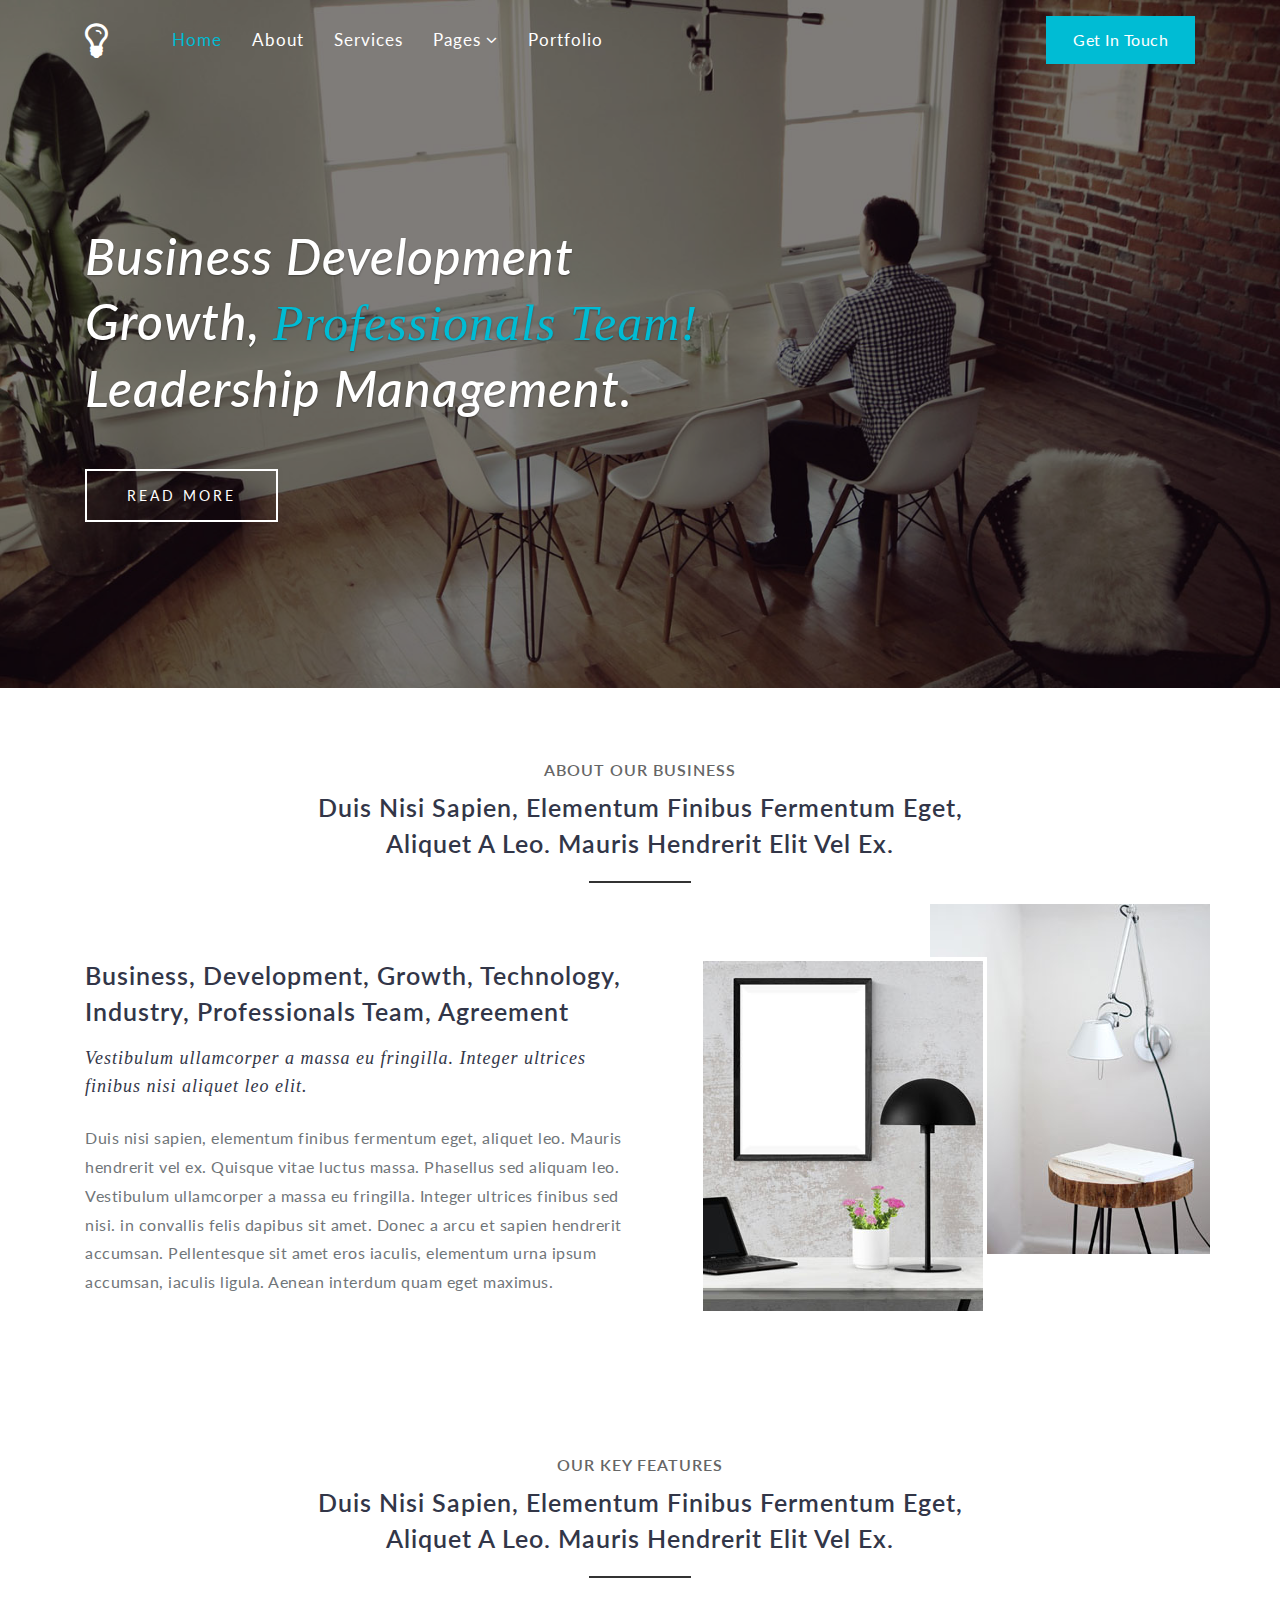
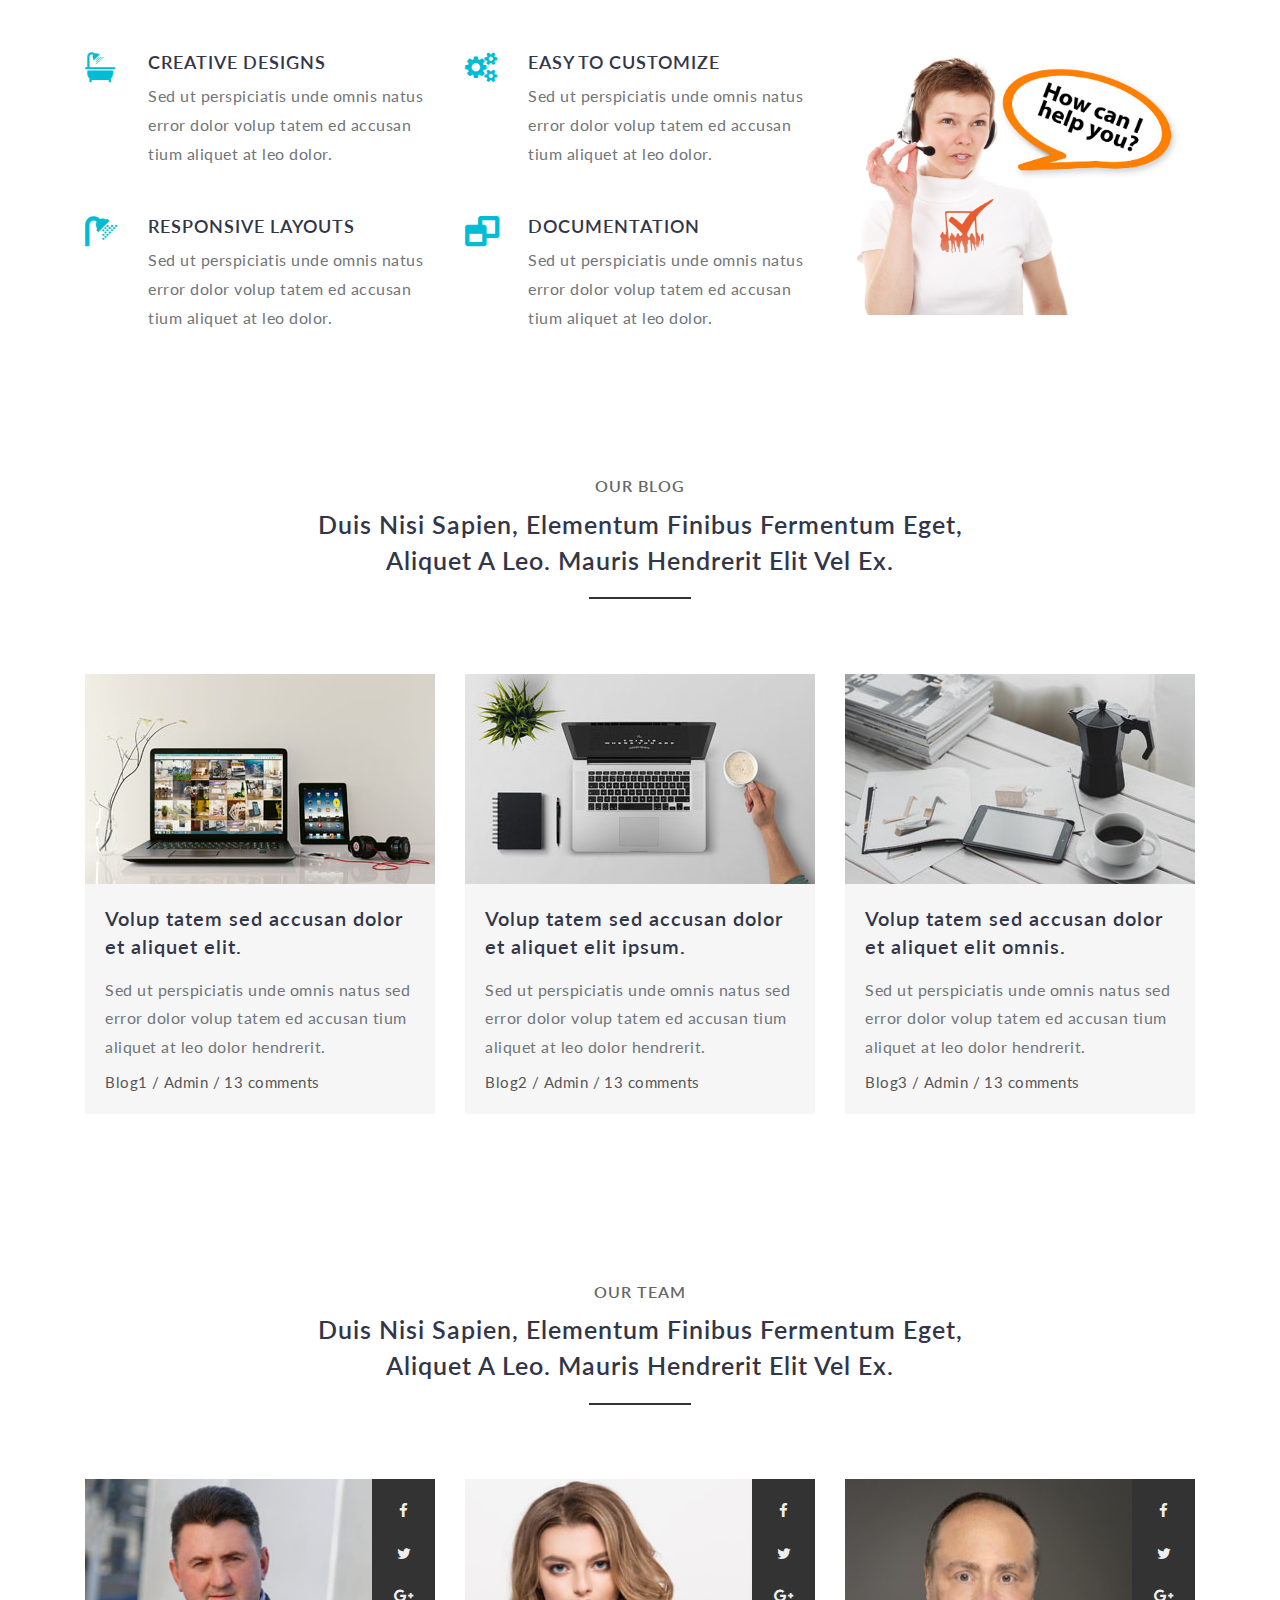
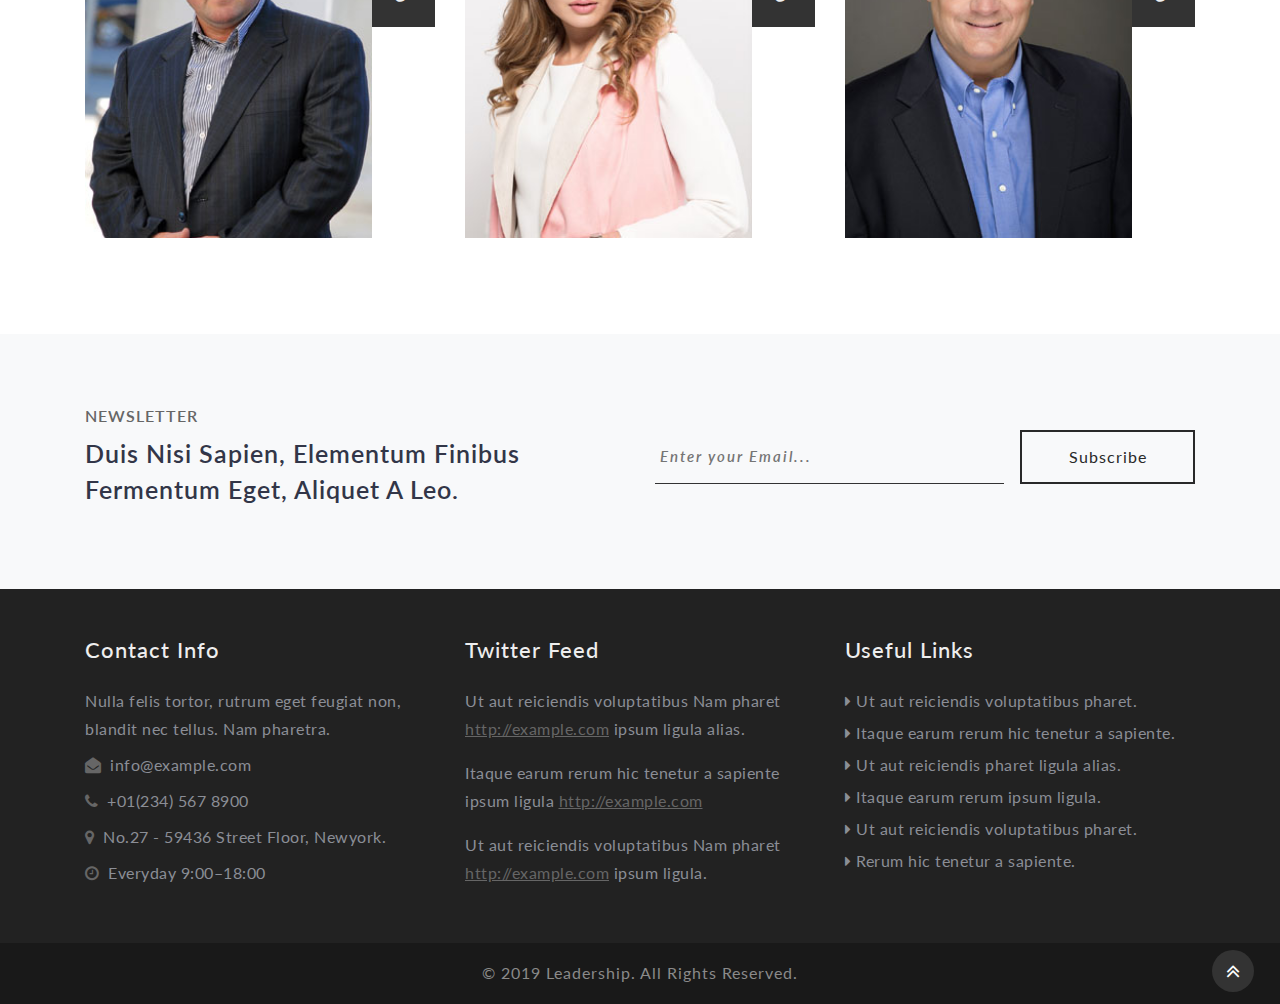
<file: index.html>
<!DOCTYPE html>
<html lang="en">
<head>
<title>Leadership a Flat Bootstrap Responsive Website Template | Home </title>
	
	<!-- Meta tag Keywords -->
	<meta name="viewport" content="width=device-width, initial-scale=1">
	<meta charset="utf-8">
	<meta name="keywords" content="Leadership Responsive web template, Bootstrap Web Templates, Flat Web Templates, Android Compatible web template, 
	Smartphone Compatible web template, free webdesigns for Nokia, Samsung, LG, SonyEricsson, Motorola web design" />
	<script>
		addEventListener("load", function () {
			setTimeout(hideURLbar, 0);
		}, false);

		function hideURLbar() {
			window.scrollTo(0, 1);
		}
	</script>
	<!--// Meta tag Keywords -->
	
	<!-- css files -->
	<link rel="stylesheet" href="css/bootstrap.css"> <!-- Bootstrap-Core-CSS -->
	<link rel="stylesheet" href="css/style.css" type="text/css" media="all" /> <!-- Style-CSS --> 
	<link rel="stylesheet" href="css/font-awesome.min.css" type="text/css" media="all" /> <!-- Style-CSS --> 
	<!-- //css files -->
	
	<!--web font--> 
	<link href="//fonts.googleapis.com/css?family=Lato:100,100i,300,300i,400,400i,700,700i,900,900i" rel="stylesheet">
	<!--//web font-->

</head>

<body>

<!-- header -->
<header>
	<div class="container">
		<div class="header d-lg-flex align-items-center">
			<div class="header-logo-left">
				<h1>
					<a class="navbar-brand logo" href="index.html">
						<span class="fa fa-lightbulb-o"></span>
					</a>
				</h1>
			</div>
			<div class="nav_section">
				<nav>
					<label for="drop" class="toggle mt-lg-0 mt-2"><span class="fa fa-bars" aria-hidden="true"></span></label>
					<input type="checkbox" id="drop" />
						<ul class="menu">
							<li class="active"><a href="index.html">Home</a></li>
							<li class=""><a href="about.html">About</a></li>
							<li class=""><a href="services.html">Services</a></li>
							<li class="p-0">
							<!-- First Tier Drop Down -->
							<label for="drop-2" class="toggle">Pages <span class="fa fa-angle-down" aria-hidden="true"></span> </label>
							<a href="#">Pages <span class="fa fa-angle-down" aria-hidden="true"></span></a>
							<input type="checkbox" id="drop-2"/>
							<ul class="inner-dropdown">
								<li><a href="error.html">Error Page</a></li>
								<li><a href="about.html">About Us</a></li>
								<li><a href="contact.html">Contact Us</a></li>
							</ul>
							</li>
							<li><a href="portfolio.html">Portfolio</a></li>
						</ul>
				</nav>
			</div>
			<div class="buttons mt-lg-0 mt-3 ml-auto">
				<a href="contact.html">Get In Touch </a>
			</div>

		</div>
	</div>
</header>
<!-- //header -->

<!-- banner -->
<div class="banner_section" id="home">
	<div class="container">
		<div class="banner-tops-style">
			<div class="style-banner">
				<h2 class="text-wh"> Business Development <span> Growth, <span class="color">Professionals Team!</span> </span><span>Leadership Management.</span></h2>
				<a href="about.html" class="btn button-style mt-sm-5 mt-4">Read More</a>
			</div>
		</div>
	</div>
</div>
<!-- //banner -->

<!-- about -->
<section class="about py-5">
	<div class="container py-sm-4">
		<div class="heading-grid text-center">
			<h5>About our Business</h5>
			<h4>Duis nisi sapien, elementum finibus fermentum eget, aliquet a leo. Mauris hendrerit elit vel ex.</h4>
		</div>
		<div class="row">
			<div class="col-lg-6 about-left">
				<h3>Business, Development, Growth, Technology, Industry, Professionals Team, agreement</h3>
				<h5>Vestibulum ullamcorper a massa eu fringilla. Integer ultrices finibus nisi aliquet leo elit.</h5>
				<p class="mt-4">Duis nisi sapien, elementum finibus fermentum eget, aliquet leo. Mauris hendrerit vel ex.
				Quisque vitae luctus massa. Phasellus sed aliquam leo. Vestibulum ullamcorper a massa eu fringilla. Integer ultrices finibus sed nisi.
				in convallis felis dapibus sit amet. Donec a arcu et sapien hendrerit accumsan. Pellentesque sit amet eros iaculis, elementum 
				urna ipsum accumsan, iaculis ligula. Aenean interdum quam eget maximus.</p>
			</div>
			<div class="col-lg-6 about-right position-relative mt-lg-0 mt-5">
				<img src="images/about2.jpg" alt="" class="img-fluid img-border ml-lg-5" />
				<img src="images/about1.jpg" alt="" class="img-fluid position-absolute img-position" />
			</div>
		</div>
	</div>
</section>
<!-- //about -->

<!-- features -->
<section class="banner-bottom py-5">
	<div class="container py-sm-4">
		<div class="heading-grid text-center">
			<h5>Our key Features</h5>
			<h4>Duis nisi sapien, elementum finibus fermentum eget, aliquet a leo. Mauris hendrerit elit vel ex.</h4>
		</div>
		<div class="row">
			<div class="col-lg-4 col-md-6 mb-lg-0 mb-5">
				<div class="row inner-info">
					<div class="col-md-2">
						<span class="fa fa-s15"></span>
					</div>
					<div class="col-md-10">
						<h4 class="mt-md-0 my-2">creative designs</h4>
						<p class="">Sed ut perspiciatis unde omnis natus error dolor volup tatem ed accusan tium aliquet at leo dolor.</p>
					</div>
					<div class="col-md-2 mt-5">
						<span class="fa fa-shower"></span>
					</div>
					<div class="col-md-10 mt-md-5">
						<h4 class="mt-md-0 my-2">responsive layouts</h4>
						<p class="">Sed ut perspiciatis unde omnis natus error dolor volup tatem ed accusan tium aliquet at leo dolor.</p>
					</div>
				</div>
			</div>
			<div class="col-lg-4 col-md-6">
				<div class="row inner-info">
					<div class="col-md-2">
						<span class="fa fa-cogs"></span>
					</div>
					<div class="col-md-10">
						<h4 class="mt-md-0 my-2">easy to customize</h4>
						<p class="">Sed ut perspiciatis unde omnis natus error dolor volup tatem ed accusan tium aliquet at leo dolor.</p>
					</div>
					<div class="col-md-2 mt-5">
						<span class="fa fa-window-restore"></span>
					</div>
					<div class="col-md-10 mt-md-5">
						<h4 class="mt-md-0 my-2">Documentation</h4>
						<p class="">Sed ut perspiciatis unde omnis natus error dolor volup tatem ed accusan tium aliquet at leo dolor.</p>
					</div>
				</div>
			</div>
			<div class="col-lg-4 mt-lg-0 mt-4 col-md-6">
				<img src="images/right.jpg" class="img-fluid" alt="" />
			</div>
		</div>
	</div>
</section>
<!-- //features -->

<!-- blog -->
<section class="blog py-5">
	<div class="container py-sm-4">
		<div class="heading-grid text-center">
			<h5>Our Blog</h5>
			<h4>Duis nisi sapien, elementum finibus fermentum eget, aliquet a leo. Mauris hendrerit elit vel ex.</h4>
		</div>
		<div class="row">
			<div class="col-lg-4 mt-lg-0 col-md-6">
				<img src="images/blog1.jpg" class="img-fluid" alt="" />
				<div class="blog-info">
					<h4 class="mb-3">Volup tatem sed accusan dolor et aliquet elit.</h4>
					<p class="">Sed ut perspiciatis unde omnis natus sed error dolor volup tatem ed accusan tium aliquet at leo dolor hendrerit.</p>
					<ul class="mt-2">
						<li><a href="#">Blog1 /</a></li>
						<li><a href="#">Admin /</a></li>
						<li><a href="#">13 comments</a></li>
					</ul>
				</div>
			</div>
			<div class="col-lg-4 mt-md-0 mt-4 col-md-6">
				<img src="images/blog2.jpg" class="img-fluid" alt="" />
				<div class="blog-info">
					<h4 class="mb-3">Volup tatem sed accusan dolor et aliquet elit ipsum.</h4>
					<p class="">Sed ut perspiciatis unde omnis natus sed error dolor volup tatem ed accusan tium aliquet at leo dolor hendrerit.</p>
					<ul class="mt-2">
						<li><a href="#">Blog2 /</a></li>
						<li><a href="#">Admin /</a></li>
						<li><a href="#">13 comments</a></li>
					</ul>
				</div>
			</div>
			<div class="col-lg-4 mt-lg-0 mt-4 col-md-6">
				<img src="images/blog3.jpg" class="img-fluid" alt="" />
				<div class="blog-info">
					<h4 class="mb-3">Volup tatem sed accusan dolor et aliquet elit omnis.</h4>
					<p class="">Sed ut perspiciatis unde omnis natus sed error dolor volup tatem ed accusan tium aliquet at leo dolor hendrerit.</p>
					<ul class="mt-2">
						<li><a href="#">Blog3 /</a></li>
						<li><a href="#">Admin /</a></li>
						<li><a href="#">13 comments</a></li>
					</ul>
				</div>
			</div>
		</div>
	</div>
</section>
<!-- //blog -->

<!-- team -->
<section class="team py-5" id="team">
	<div class="container py-xl-5 py-lg-3">
		<div class="heading-grid text-center">
			<h5>Our Team</h5>
			<h4>Duis nisi sapien, elementum finibus fermentum eget, aliquet a leo. Mauris hendrerit elit vel ex.</h4>
		</div>
		<div class="row inner-sec-team-info">
			<div class="col-md-4 col-sm-6">
				<div class="team-grids text-center">
					<img src="images/team1.jpg" class="img-fluid" alt="">
					<div class="social-icons-section">
						<a class="fac" href="#">
							<i class="fa fa-facebook"></i>
						</a>
						<a class="twitter" href="#">
							<i class="fa fa-twitter"></i>
						</a>
						<a class="google" href="#">
							<i class="fa fa-google-plus"></i>
						</a>
					</div>
					<div class="clearfix"></div>
					<div class="team-info">
						<div class="caption">
							<h4>John Doe</h4>
							<h6>Founder and CEO</h6>
						</div>
					</div>
				</div>
			</div>
			<div class="col-md-4 col-sm-6 mt-sm-0 mt-5">
				<div class="team-grids text-center">
					<img src="images/team2.jpg" class="img-fluid" alt="">
					<div class="social-icons-section">
						<a class="fac" href="#">
							<i class="fa fa-facebook"></i>
						</a>
						<a class="twitter" href="#">
							<i class="fa fa-twitter"></i>
						</a>
						<a class="google" href="#">
							<i class="fa fa-google-plus"></i>
						</a>
					</div>
					<div class="clearfix"></div>
					<div class="team-info">
						<div class="caption">
							<h4>Elizabeth</h4>
							<h6>Partner & co-founder</h6>
						</div>
					</div>
				</div>
			</div>
			<div class="col-md-4 col-sm-6 mt-md-0 mt-5">
				<div class="team-grids text-center">
					<img src="images/team3.jpg" class="img-fluid" alt="">
					<div class="social-icons-section">
						<a class="fac" href="#">
							<i class="fa fa-facebook"></i>
						</a>
						<a class="twitter" href="#">
							<i class="fa fa-twitter"></i>
						</a>
						<a class="google" href="#">
							<i class="fa fa-google-plus"></i>
						</a>
					</div>
					<div class="clearfix"></div>
					<div class="team-info">
						<div class="caption">
							<h4>Martin ker </h4>
							<h6>Chairmen</h6>
						</div>
					</div>
				</div>
			</div>
		</div>
	</div>
</section>
<!-- team -->


<!-- newsletter -->
<section class="subscribe-main py-5" id="subscribe">
	<div class="container py-md-4">
		<div class="row">
			<div class="col-lg-6">
			<div class="heading-grid mb-0">
				<h5>Newsletter</h5>
				<h4>Duis nisi sapien, elementum finibus fermentum eget, aliquet a leo.</h4>
			</div>
			</div>
			<div class="col-lg-6 newsletter-info mt-4">
				<form action="#" method="post" class="d-flex">
					<input type="email" name="email" placeholder="Enter your Email..." required="">
					<input type="submit" value="Subscribe">
				</form>
			</div>
		</div>
	</div>
</section>
<!-- //newsletter-->

<!-- footer -->
<footer class="py-5">
	<div class="container">
		<div class="row footer_grids">
			<div class="col-lg-4 col-md-6 footer_right">
				<h3 class="mb-md-4 mb-3">Contact Info</h3>
				<p>Nulla felis tortor, rutrum eget feugiat non, blandit nec tellus. Nam pharetra. </p>
				<p> <span class="fa mr-1 fa-envelope-open"></span> <a href="mailto:info@example.com">info@example.com</a> </p>
				<p> <span class="fa mr-1 fa-phone"></span> +01(234) 567 8900 </p>
				<p> <span class="fa mr-1 fa-map-marker"></span> No.27 - 59436 Street Floor, Newyork. </p>
				<p> <span class="fa mr-1 fa-clock-o"></span> Everyday 9:00–18:00</p>
			</div>
			
			<div class="col-lg-4 col-md-6 mt-lg-0 mt-sm-5 mt-4 footer_middle">
				<h3 class="mb-md-4 mb-3">Twitter Feed</h3>
				<ul>
					<li>Ut aut reiciendis voluptatibus Nam pharet <a href="#">http://example.com</a> ipsum ligula alias.</li>
					<li class="my-3">Itaque earum rerum hic tenetur a sapiente ipsum ligula <a href="#">http://example.com</a></li>
					<li>Ut aut reiciendis voluptatibus Nam pharet <a href="#">http://example.com</a> ipsum ligula.</li>
				</ul>
			</div>
			<div class="col-lg-4 footer_left mt-lg-0 mt-sm-5 mt-4">
				<h3 class="mb-md-4 mb-3">Useful Links</h3>
				<ul>
					<li><span class="fa fa-caret-right"></span> <a href="#">Ut aut reiciendis voluptatibus pharet.</a> </li>
					<li class="my-1"><span class="fa fa-caret-right"></span> <a href="#">Itaque earum rerum hic tenetur a sapiente.</a></li>
					<li><span class="fa fa-caret-right"></span> <a href="#">Ut aut reiciendis pharet ligula alias.</a> </li>
					<li class="my-1"><span class="fa fa-caret-right"></span> <a href="#">Itaque earum rerum ipsum ligula.</a></li>
					<li><span class="fa fa-caret-right"></span> <a href="#">Ut aut reiciendis voluptatibus pharet.</a> </li>
					<li class="my-1"><span class="fa fa-caret-right"></span> <a href="#">Rerum hic tenetur a sapiente.</a></li>
				</ul>
			</div>
		</div>
	</div>
</footer>
<div class="copyright text-center py-3">
	<p>© 2019 Leadership. All Rights Reserved.</p>
</div>
<!-- //footer -->

<!-- move top icon -->
<a href="#home" class="move-top text-center">
	<span class="fa fa-angle-double-up"></span>
</a>
<!-- //move top icon -->

</body>
</html>
</file>
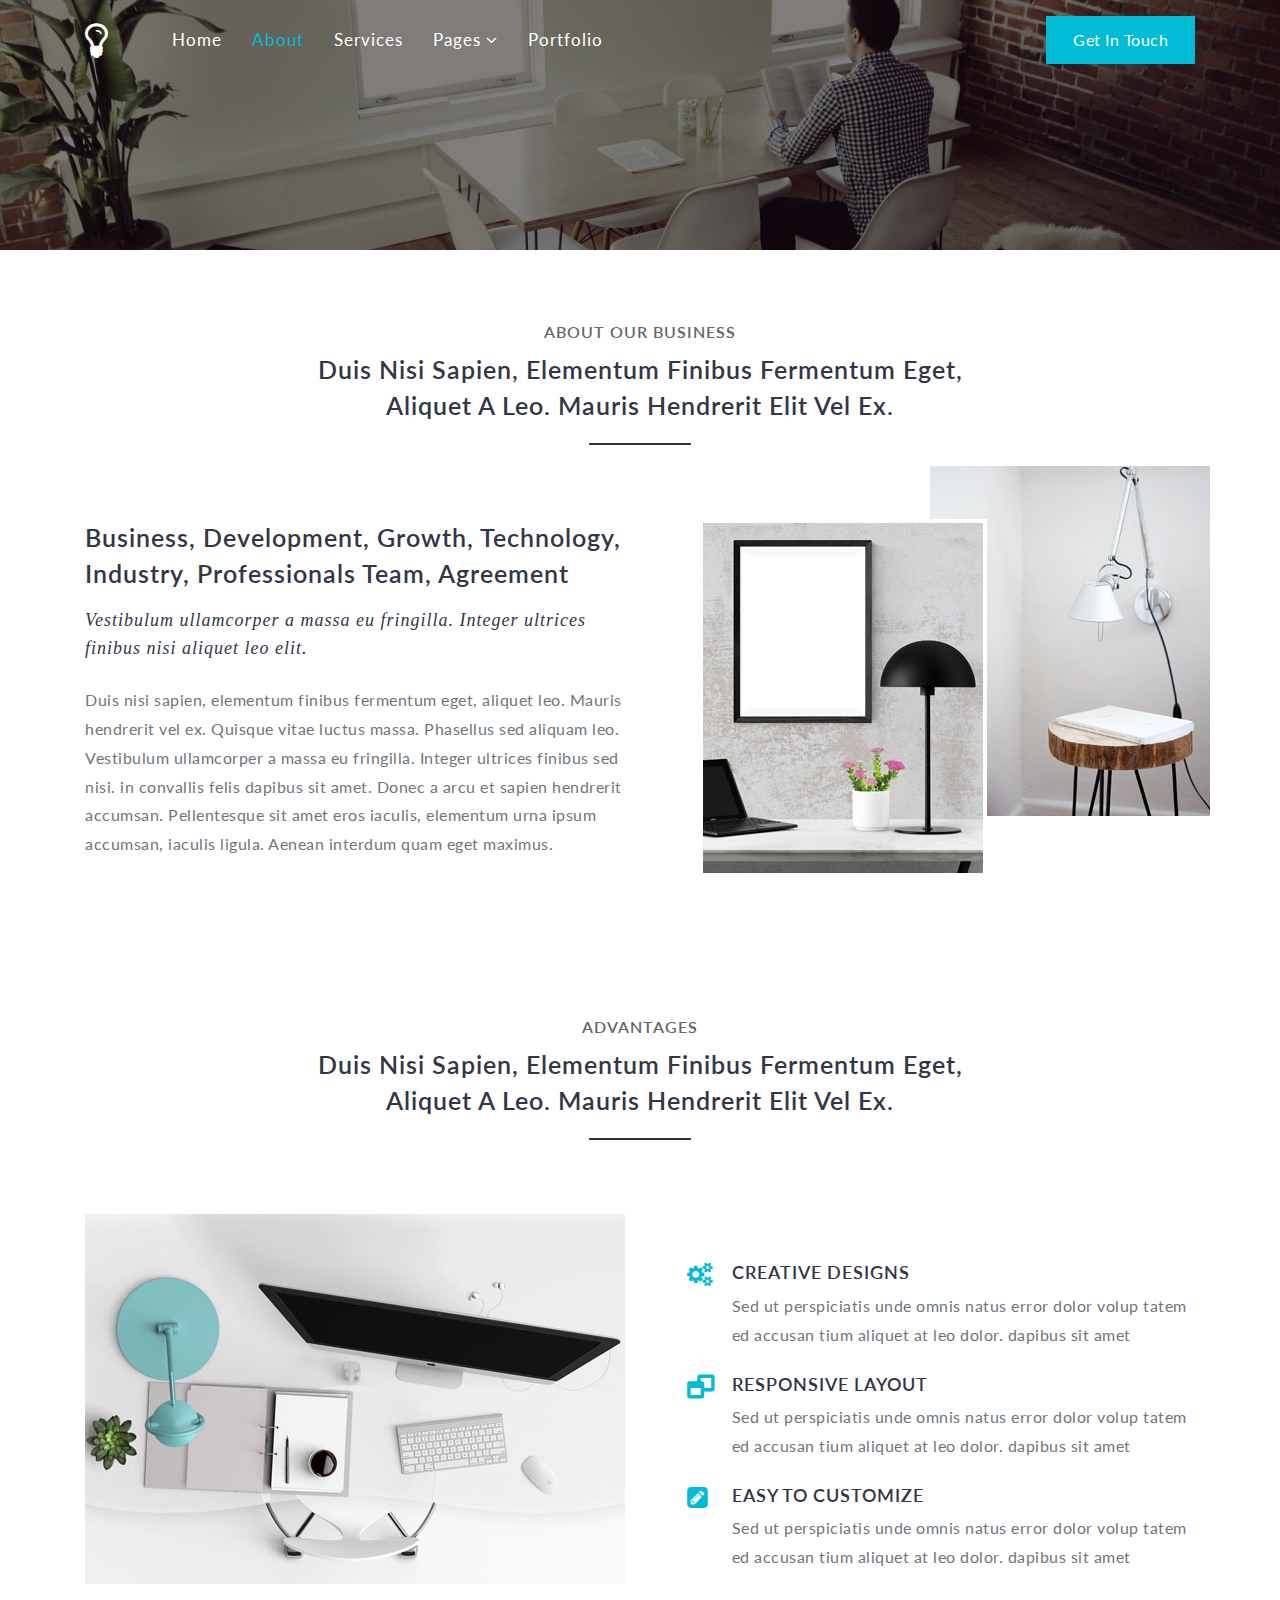
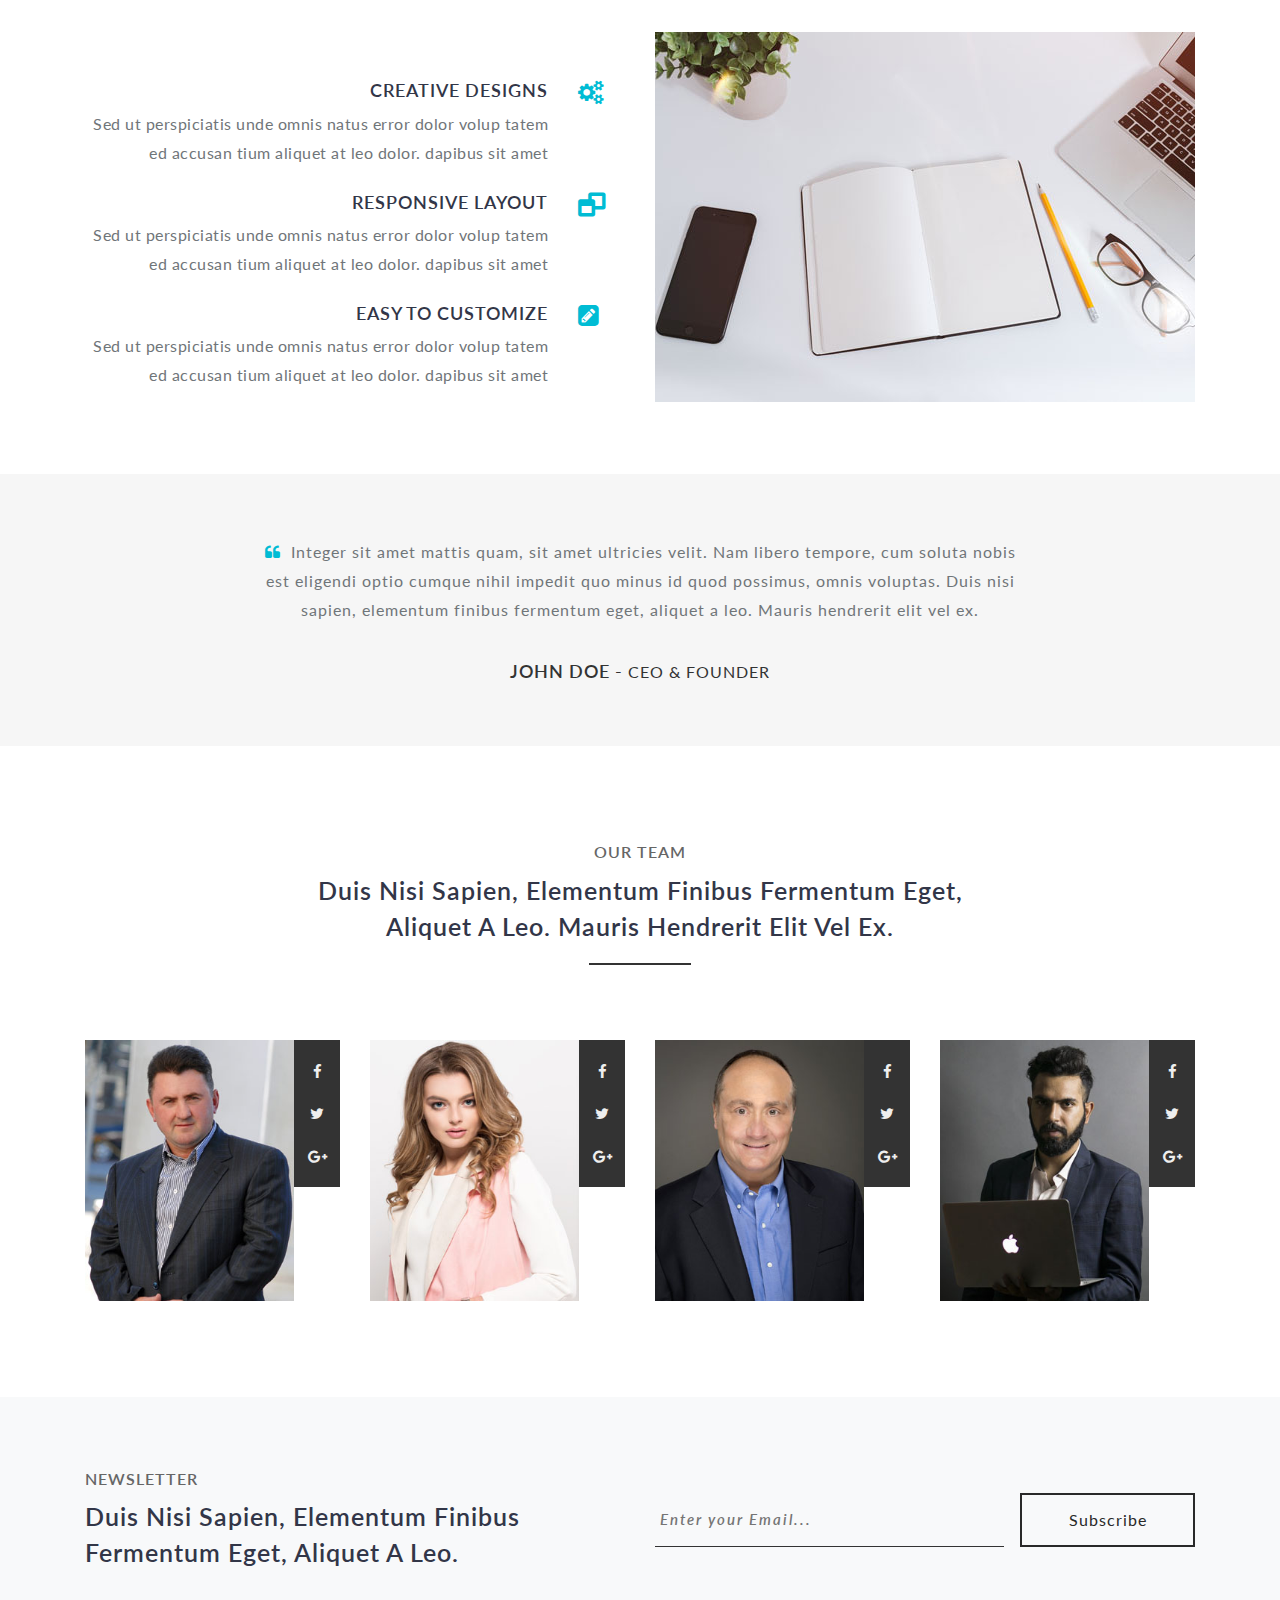
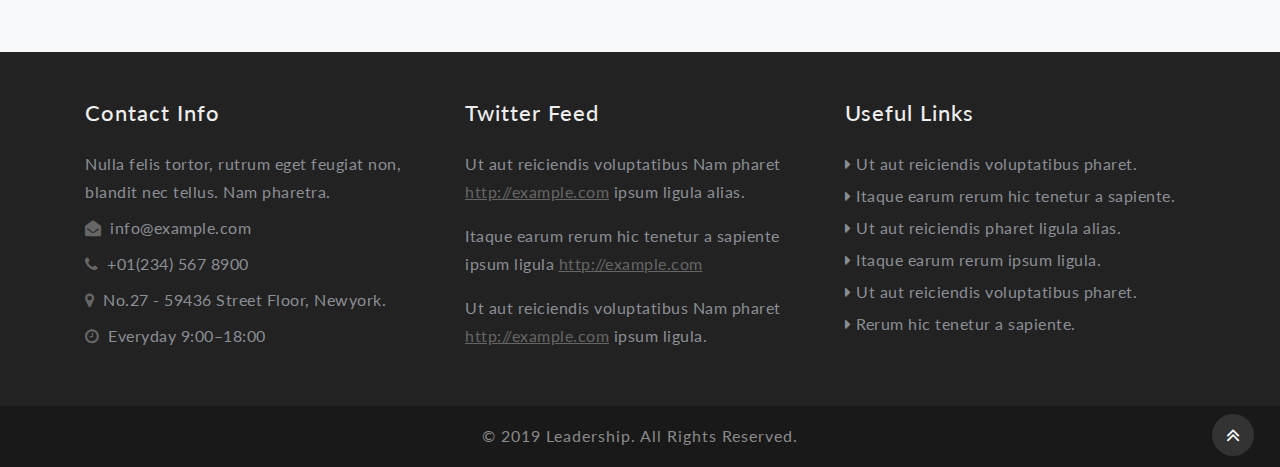
<file: about.html>
<!DOCTYPE html>
<html lang="en">
<head>
<title>Leadership a Flat Bootstrap Responsive Website Template | About page </title>
	
	<!-- Meta tag Keywords -->
	<meta name="viewport" content="width=device-width, initial-scale=1">
	<meta charset="utf-8">
	<meta name="keywords" content="Leadership Responsive web template, Bootstrap Web Templates, Flat Web Templates, Android Compatible web template, 
	Smartphone Compatible web template, free webdesigns for Nokia, Samsung, LG, SonyEricsson, Motorola web design" />
	<script>
		addEventListener("load", function () {
			setTimeout(hideURLbar, 0);
		}, false);

		function hideURLbar() {
			window.scrollTo(0, 1);
		}
	</script>
	<!--// Meta tag Keywords -->
	
	<!-- css files -->
	<link rel="stylesheet" href="css/bootstrap.css"> <!-- Bootstrap-Core-CSS -->
	<link rel="stylesheet" href="css/style.css" type="text/css" media="all" /> <!-- Style-CSS --> 
	<link rel="stylesheet" href="css/font-awesome.min.css" type="text/css" media="all" /> <!-- Style-CSS --> 
	<!-- //css files -->
	
	<!--web font--> 
	<link href="//fonts.googleapis.com/css?family=Lato:100,100i,300,300i,400,400i,700,700i,900,900i" rel="stylesheet">
	<!--//web font-->

</head>

<body>

<!-- header -->
<header>
	<div class="container">
		<div class="header d-lg-flex align-items-center">
			<div class="header-logo-left">
				<h1>
					<a class="navbar-brand logo" href="index.html">
						<span class="fa fa-lightbulb-o"></span>
					</a>
				</h1>
			</div>
			<div class="nav_section">
				<nav>
					<label for="drop" class="toggle mt-lg-0 mt-2"><span class="fa fa-bars" aria-hidden="true"></span></label>
					<input type="checkbox" id="drop" />
						<ul class="menu">
							<li class=""><a href="index.html">Home</a></li>
							<li class="active"><a href="about.html">About</a></li>
							<li class=""><a href="services.html">Services</a></li>
							<li class="p-0">
							<!-- First Tier Drop Down -->
							<label for="drop-2" class="toggle">Pages <span class="fa fa-angle-down" aria-hidden="true"></span> </label>
							<a href="#">Pages <span class="fa fa-angle-down" aria-hidden="true"></span></a>
							<input type="checkbox" id="drop-2"/>
							<ul class="inner-dropdown">
								<li><a href="error.html">Error Page</a></li>
								<li class="active"><a href="about.html">About Us</a></li>
								<li><a href="contact.html">Contact Us</a></li>
							</ul>
							</li>
							<li><a href="portfolio.html">Portfolio</a></li>
						</ul>
				</nav>
			</div>
			<div class="buttons mt-lg-0 mt-3 ml-auto">
				<a href="contact.html">Get In Touch </a>
			</div>

		</div>
	</div>
</header>
<!-- //header -->

<!-- banner -->
<div class="inner-banner" id="home">
	<div class="container">
	</div>
</div>
<!-- //banner -->

<!-- about -->
<section class="about py-5">
	<div class="container py-sm-4">
		<div class="heading-grid text-center">
			<h5>About our Business</h5>
			<h4>Duis nisi sapien, elementum finibus fermentum eget, aliquet a leo. Mauris hendrerit elit vel ex.</h4>
		</div>
		<div class="row">
			<div class="col-lg-6 about-left">
				<h3>Business, Development, Growth, Technology, Industry, Professionals Team, agreement</h3>
				<h5>Vestibulum ullamcorper a massa eu fringilla. Integer ultrices finibus nisi aliquet leo elit.</h5>
				<p class="mt-4">Duis nisi sapien, elementum finibus fermentum eget, aliquet leo. Mauris hendrerit vel ex.
				Quisque vitae luctus massa. Phasellus sed aliquam leo. Vestibulum ullamcorper a massa eu fringilla. Integer ultrices finibus sed nisi.
				in convallis felis dapibus sit amet. Donec a arcu et sapien hendrerit accumsan. Pellentesque sit amet eros iaculis, elementum 
				urna ipsum accumsan, iaculis ligula. Aenean interdum quam eget maximus.</p>
			</div>
			<div class="col-lg-6 about-right position-relative mt-lg-0 mt-5">
				<img src="images/about2.jpg" alt="" class="img-fluid img-border ml-lg-5" />
				<img src="images/about1.jpg" alt="" class="img-fluid position-absolute img-position" />
			</div>
		</div>
	</div>
</section>
<!-- //about -->


<!-- advantages -->
<section class="advantages py-5">
	<div class="container py-sm-4">
		<div class="heading-grid text-center">
			<h5>Advantages</h5>
			<h4>Duis nisi sapien, elementum finibus fermentum eget, aliquet a leo. Mauris hendrerit elit vel ex.</h4>
		</div>
		<div class="row">
			<div class="col-lg-6 advantages-left">
				<img src="images/advantage1.jpg" alt="" class="img-fluid" />
			</div>
			<div class="col-lg-6 advantages-right">
				<div class="row inner-info mt-5 inner-info-left">
					<div class="col-md-1">
						<span class="fa fa-cogs"></span>
					</div>
					<div class="col-md-11">
						<h4 class="mt-md-0 my-2">creative designs</h4>
						<p class="">Sed ut perspiciatis unde omnis natus error dolor volup tatem ed accusan tium aliquet at leo dolor. dapibus sit amet</p>
					</div>
					<div class="col-md-1 mt-4">
						<span class="fa fa-window-restore"></span>
					</div>
					<div class="col-md-11 mt-md-4">
						<h4 class="mt-md-0 my-2">responsive layout</h4>
						<p class="">Sed ut perspiciatis unde omnis natus error dolor volup tatem ed accusan tium aliquet at leo dolor. dapibus sit amet</p>
					</div>
					<div class="col-md-1 mt-4">
						<span class="fa fa-pencil-square"></span>
					</div>
					<div class="col-md-11 mt-md-4">
						<h4 class="mt-md-0 my-2">Easy to Customize</h4>
						<p class="">Sed ut perspiciatis unde omnis natus error dolor volup tatem ed accusan tium aliquet at leo dolor. dapibus sit amet</p>
					</div>
				</div>
			</div>
			<div class="col-lg-6 advantages-right mt-5">
				<div class="row inner-info text-md-right inner-info-right mt-lg-5">
					<div class="col-md-11">
						<h4 class="mt-md-0 my-2">creative designs</h4>
						<p class="">Sed ut perspiciatis unde omnis natus error dolor volup tatem ed accusan tium aliquet at leo dolor. dapibus sit amet</p>
					</div>
					<div class="col-md-1">
						<span class="fa fa-cogs"></span>
					</div>
					<div class="col-md-11 mt-4">
						<h4 class="mt-md-0 my-2">responsive layout</h4>
						<p class="">Sed ut perspiciatis unde omnis natus error dolor volup tatem ed accusan tium aliquet at leo dolor. dapibus sit amet</p>
					</div>
					<div class="col-md-1 mt-md-4">
						<span class="fa fa-window-restore"></span>
					</div>
					<div class="col-md-11 mt-4">
						<h4 class="mt-md-0 my-2">Easy to Customize</h4>
						<p class="">Sed ut perspiciatis unde omnis natus error dolor volup tatem ed accusan tium aliquet at leo dolor. dapibus sit amet</p>
					</div>
					<div class="col-md-1 mt-md-4">
						<span class="fa fa-pencil-square"></span>
					</div>
				</div>
			</div>
			<div class="col-lg-6 advantages-left mt-5">
				<img src="images/advantage2.jpg" alt="" class="img-fluid" />
			</div>
			
		</div>
	</div>
</section>
<!-- //advantages -->

<!-- ceo quote -->
<section class="quote py-5">
	<div class="container py-lg-3">
		<div class="testimonials_grid mx-auto text-center">
			<p class="sub-test"><span class="fa fa-quote-left"></span> Integer sit amet mattis quam, sit amet ultricies velit. Nam libero tempore, cum soluta nobis est eligendi 
			optio cumque nihil impedit quo minus id quod possimus, omnis voluptas. Duis nisi sapien, elementum finibus fermentum eget,
			aliquet a leo. Mauris hendrerit elit vel ex.</p>
			<div class="testi_grid">
				<h5>John Doe - <span>CEO & Founder</span></h5>
			</div>
		</div>
	</div>
</section>
<!-- //ceo quote -->

<!-- team -->
<section class="team py-5" id="team">
	<div class="container py-xl-5 py-lg-3">
		<div class="heading-grid text-center">
			<h5>Our Team</h5>
			<h4>Duis nisi sapien, elementum finibus fermentum eget, aliquet a leo. Mauris hendrerit elit vel ex.</h4>
		</div>
		<div class="row inner-sec-team-info">
			<div class="col-lg-3 col-sm-6">
				<div class="team-grids text-center">
					<img src="images/team1.jpg" class="img-fluid" alt="">
					<div class="social-icons-section">
						<a class="fac" href="#">
							<i class="fa fa-facebook"></i>
						</a>
						<a class="twitter" href="#">
							<i class="fa fa-twitter"></i>
						</a>
						<a class="google" href="#">
							<i class="fa fa-google-plus"></i>
						</a>
					</div>
					<div class="clearfix"></div>
					<div class="team-info">
						<div class="caption">
							<h4>John Doe</h4>
							<h6>Founder and CEO</h6>
						</div>
					</div>
				</div>
			</div>
			<div class="col-lg-3 col-sm-6 mt-sm-0 mt-4">
				<div class="team-grids text-center">
					<img src="images/team2.jpg" class="img-fluid" alt="">
					<div class="social-icons-section">
						<a class="fac" href="#">
							<i class="fa fa-facebook"></i>
						</a>
						<a class="twitter" href="#">
							<i class="fa fa-twitter"></i>
						</a>
						<a class="google" href="#">
							<i class="fa fa-google-plus"></i>
						</a>
					</div>
					<div class="clearfix"></div>
					<div class="team-info">
						<div class="caption">
							<h4>Elizabeth</h4>
							<h6>Partner & co-founder</h6>
						</div>
					</div>
				</div>
			</div>
			<div class="col-lg-3 col-sm-6 mt-lg-0 mt-sm-5 mt-4">
				<div class="team-grids text-center">
					<img src="images/team3.jpg" class="img-fluid" alt="">
					<div class="social-icons-section">
						<a class="fac" href="#">
							<i class="fa fa-facebook"></i>
						</a>
						<a class="twitter" href="#">
							<i class="fa fa-twitter"></i>
						</a>
						<a class="google" href="#">
							<i class="fa fa-google-plus"></i>
						</a>
					</div>
					<div class="clearfix"></div>
					<div class="team-info">
						<div class="caption">
							<h4>Martin ker </h4>
							<h6>Chairmen</h6>
						</div>
					</div>
				</div>
			</div>
			<div class="col-lg-3 col-sm-6 mt-lg-0 mt-sm-5 mt-4">
				<div class="team-grids text-center">
					<img src="images/team4.jpg" class="img-fluid" alt="">
					<div class="social-icons-section">
						<a class="fac" href="#">
							<i class="fa fa-facebook"></i>
						</a>
						<a class="twitter" href="#">
							<i class="fa fa-twitter"></i>
						</a>
						<a class="google" href="#">
							<i class="fa fa-google-plus"></i>
						</a>
					</div>
					<div class="clearfix"></div>
					<div class="team-info">
						<div class="caption">
							<h4>Steve watson</h4>
							<h6>Manager</h6>
						</div>
					</div>
				</div>
			</div>
		</div>
	</div>
</section>
<!-- team -->

<!-- newsletter -->
<section class="subscribe-main py-5" id="subscribe">
	<div class="container py-md-4">
		<div class="row">
			<div class="col-lg-6">
			<div class="heading-grid mb-0">
				<h5>Newsletter</h5>
				<h4>Duis nisi sapien, elementum finibus fermentum eget, aliquet a leo.</h4>
			</div>
			</div>
			<div class="col-lg-6 newsletter-info mt-4">
				<form action="#" method="post" class="d-flex">
					<input type="email" name="email" placeholder="Enter your Email..." required="">
					<input type="submit" value="Subscribe">
				</form>
			</div>
		</div>
	</div>
</section>
<!-- //newsletter-->

<!-- footer -->
<footer class="py-5">
	<div class="container">
		<div class="row footer_grids">
			<div class="col-lg-4 col-md-6 footer_right">
				<h3 class="mb-md-4 mb-3">Contact Info</h3>
				<p>Nulla felis tortor, rutrum eget feugiat non, blandit nec tellus. Nam pharetra. </p>
				<p> <span class="fa mr-1 fa-envelope-open"></span> <a href="mailto:info@example.com">info@example.com</a> </p>
				<p> <span class="fa mr-1 fa-phone"></span> +01(234) 567 8900 </p>
				<p> <span class="fa mr-1 fa-map-marker"></span> No.27 - 59436 Street Floor, Newyork. </p>
				<p> <span class="fa mr-1 fa-clock-o"></span> Everyday 9:00–18:00</p>
			</div>
			
			<div class="col-lg-4 col-md-6 mt-lg-0 mt-sm-5 mt-4 footer_middle">
				<h3 class="mb-md-4 mb-3">Twitter Feed</h3>
				<ul>
					<li>Ut aut reiciendis voluptatibus Nam pharet <a href="#">http://example.com</a> ipsum ligula alias.</li>
					<li class="my-3">Itaque earum rerum hic tenetur a sapiente ipsum ligula <a href="#">http://example.com</a></li>
					<li>Ut aut reiciendis voluptatibus Nam pharet <a href="#">http://example.com</a> ipsum ligula.</li>
				</ul>
			</div>
			<div class="col-lg-4 footer_left mt-lg-0 mt-sm-5 mt-4">
				<h3 class="mb-md-4 mb-3">Useful Links</h3>
				<ul>
					<li><span class="fa fa-caret-right"></span> <a href="#">Ut aut reiciendis voluptatibus pharet.</a> </li>
					<li class="my-1"><span class="fa fa-caret-right"></span> <a href="#">Itaque earum rerum hic tenetur a sapiente.</a></li>
					<li><span class="fa fa-caret-right"></span> <a href="#">Ut aut reiciendis pharet ligula alias.</a> </li>
					<li class="my-1"><span class="fa fa-caret-right"></span> <a href="#">Itaque earum rerum ipsum ligula.</a></li>
					<li><span class="fa fa-caret-right"></span> <a href="#">Ut aut reiciendis voluptatibus pharet.</a> </li>
					<li class="my-1"><span class="fa fa-caret-right"></span> <a href="#">Rerum hic tenetur a sapiente.</a></li>
				</ul>
			</div>
		</div>
	</div>
</footer>
<div class="copyright text-center py-3">
	<p>© 2019 Leadership. All Rights Reserved.</p>
</div>
<!-- //footer -->

<!-- move top icon -->
<a href="#home" class="move-top text-center">
	<span class="fa fa-angle-double-up"></span>
</a>
<!-- //move top icon -->

</body>
</html>
</file>
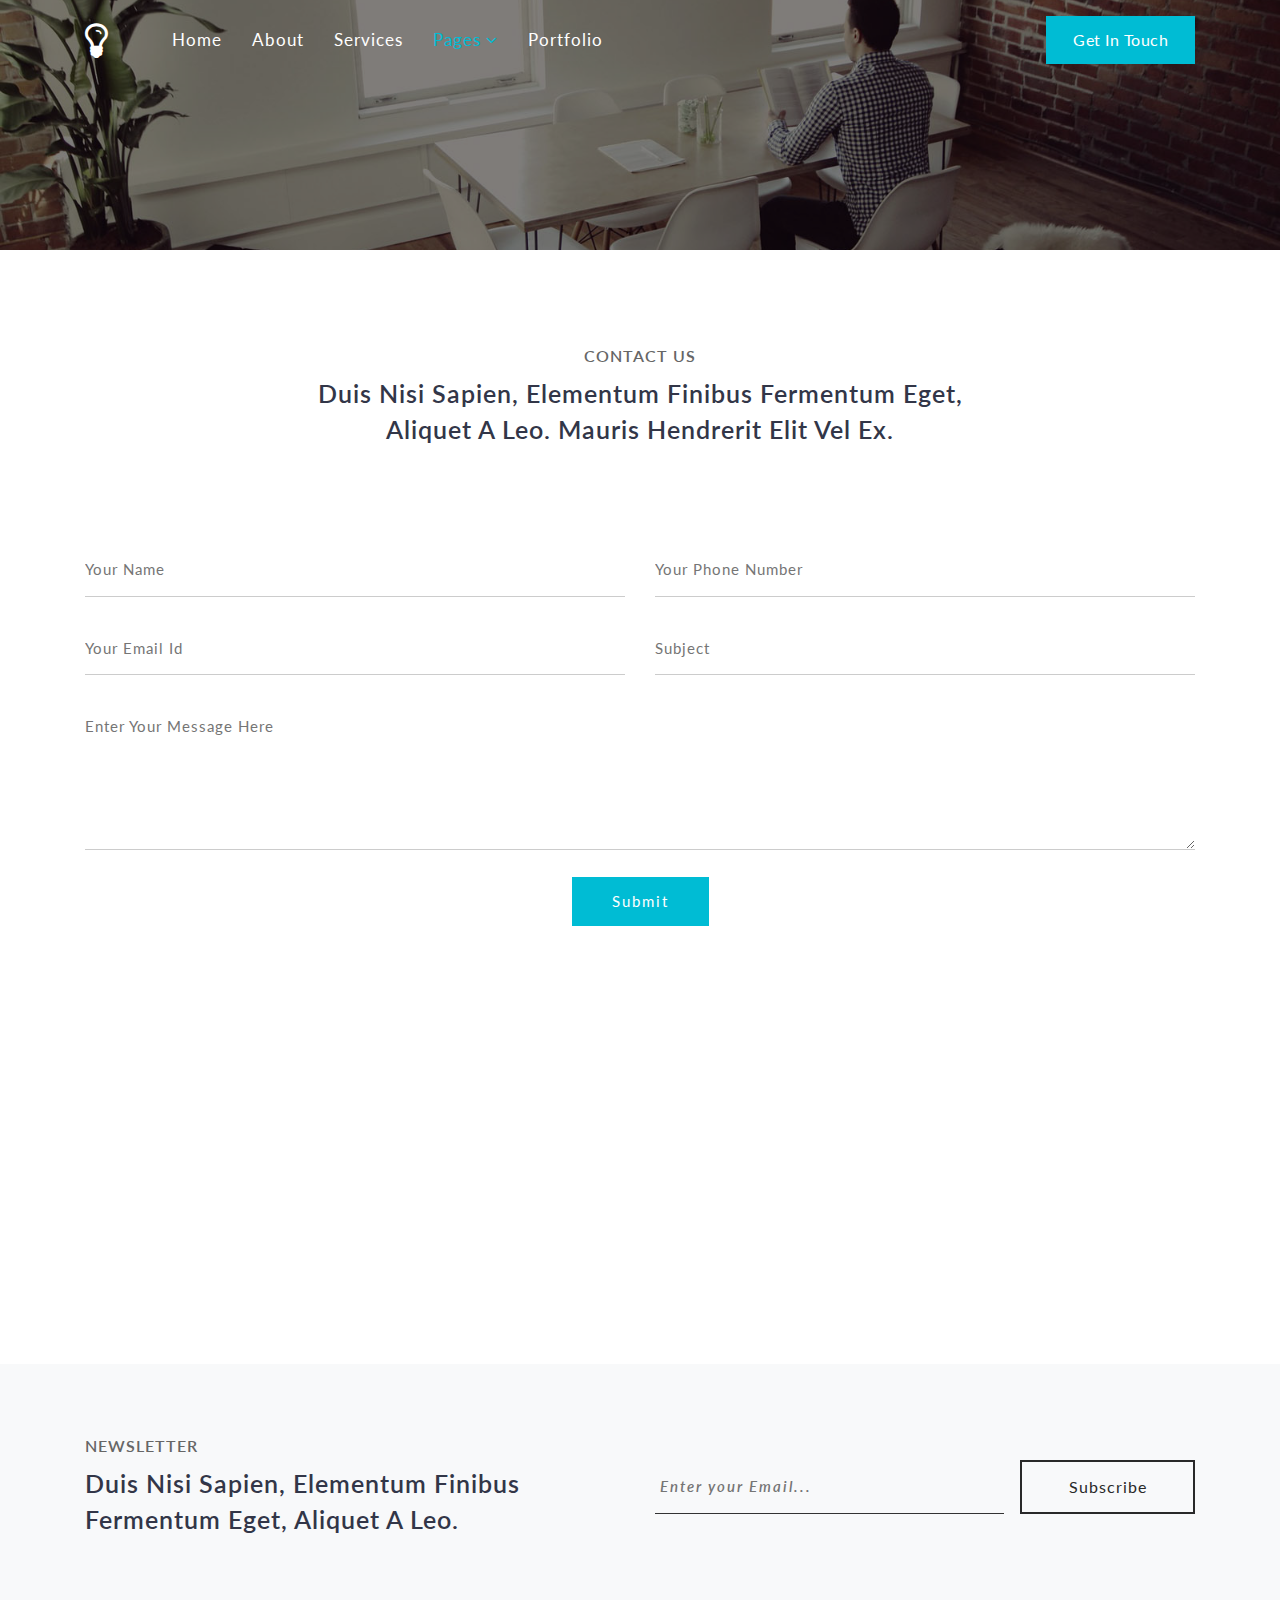
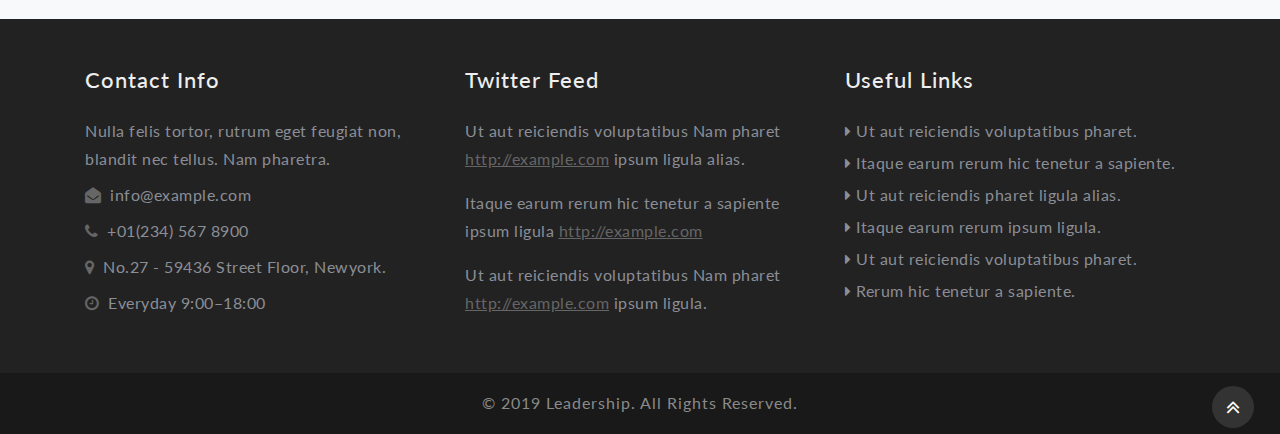
<file: contact.html>
<!DOCTYPE html>
<html lang="en">
<head>
<title>Leadership a Flat Bootstrap Responsive Website Template | Contact page </title>
	
	<!-- Meta tag Keywords -->
	<meta name="viewport" content="width=device-width, initial-scale=1">
	<meta charset="utf-8">
	<meta name="keywords" content="Leadership Responsive web template, Bootstrap Web Templates, Flat Web Templates, Android Compatible web template, 
	Smartphone Compatible web template, free webdesigns for Nokia, Samsung, LG, SonyEricsson, Motorola web design" />
	<script>
		addEventListener("load", function () {
			setTimeout(hideURLbar, 0);
		}, false);

		function hideURLbar() {
			window.scrollTo(0, 1);
		}
	</script>
	<!--// Meta tag Keywords -->
	
	<!-- css files -->
	<link rel="stylesheet" href="css/bootstrap.css"> <!-- Bootstrap-Core-CSS -->
	<link rel="stylesheet" href="css/style.css" type="text/css" media="all" /> <!-- Style-CSS --> 
	<link rel="stylesheet" href="css/font-awesome.min.css" type="text/css" media="all" /> <!-- Style-CSS --> 
	<!-- //css files -->
	
	<!--web font--> 
	<link href="//fonts.googleapis.com/css?family=Lato:100,100i,300,300i,400,400i,700,700i,900,900i" rel="stylesheet">
	<!--//web font-->

</head>

<body>

<!-- header -->
<header>
	<div class="container">
		<div class="header d-lg-flex align-items-center">
			<div class="header-logo-left">
				<h1>
					<a class="navbar-brand logo" href="index.html">
						<span class="fa fa-lightbulb-o"></span>
					</a>
				</h1>
			</div>
			<div class="nav_section">
				<nav>
					<label for="drop" class="toggle mt-lg-0 mt-2"><span class="fa fa-bars" aria-hidden="true"></span></label>
					<input type="checkbox" id="drop" />
						<ul class="menu">
							<li class=""><a href="index.html">Home</a></li>
							<li class=""><a href="about.html">About</a></li>
							<li class=""><a href="services.html">Services</a></li>
							<li class="p-0 active">
							<!-- First Tier Drop Down -->
							<label for="drop-2" class="toggle">Pages <span class="fa fa-angle-down" aria-hidden="true"></span> </label>
							<a href="#">Pages <span class="fa fa-angle-down" aria-hidden="true"></span></a>
							<input type="checkbox" id="drop-2"/>
							<ul class="inner-dropdown">
								<li><a href="error.html">Error Page</a></li>
								<li><a href="about.html">About Us</a></li>
								<li class="active"><a href="contact.html">Contact Us</a></li>
							</ul>
							</li>
							<li><a href="portfolio.html">Portfolio</a></li>
						</ul>
				</nav>
			</div>
			<div class="buttons mt-lg-0 mt-3 ml-auto">
				<a href="contact.html">Get In Touch </a>
			</div>

		</div>
	</div>
</header>
<!-- //header -->

<!-- banner -->
<div class="inner-banner" id="home">
	<div class="container">
	</div>
</div>
<!-- //banner -->

<!-- contact -->
<section class="contact pt-5" id="gallery">
	<div class="container py-lg-5">
		<div class="heading-grid text-center">
			<h5>Contact Us</h5>
			<h2>Duis nisi sapien, elementum finibus fermentum eget, aliquet a leo. Mauris hendrerit elit vel ex.</h2>
		</div>
		<div class="contact-form">
			<form action="#" method="post">
				<div class="row main-contact-sectns">
					<div class="col-md-6 contact-btm-spc form-text1">
						<input type="text" name="Name" placeholder="Your Name" required="">
					</div>
					<div class="col-md-6 contact-btm-spc form-text2">
						<input type="text" name="Phone no" placeholder="Your Phone Number" required="">
					</div>
					<div class="col-md-6 contact-btm-spc form-text1">
						<input type="email" name="email" placeholder="Your email id" required="">
					</div>
					<div class="col-md-6 contact-btm-spc form-text2">
						<input type="text" name="subject" placeholder="Subject" required="">
					</div>
				</div>
				<div class="main-contact-sectns ">
					<div class="contact-btm-spc form-text2 p-0">
						<textarea placeholder="Enter Your Message Here"></textarea>
					</div>
				</div>
				<div class="text-center">
					<button class="btn"> Submit</button>
				</div>
			</form>
		</div>
	</div>
</section>
<!--//contact-->

<!-- map -->
<div class="map p-3">
	<iframe src="https://www.google.com/maps/embed?pb=!1m18!1m12!1m3!1d158857.728106568!2d-0.24168153701090248!3d51.52877184090542!2m3!1f0!2f0!3f0!3m2!1i1024!2i768!4f13.1!3m3!1m2!1s0x47d8a00baf21de75%3A0x52963a5addd52a99!2sLondon%2C+UK!5e0!3m2!1sen!2sin!4v1544074523717"></iframe>
</div>
<!-- map -->

<!-- newsletter -->
<section class="subscribe-main py-5" id="subscribe">
	<div class="container py-md-4">
		<div class="row">
			<div class="col-lg-6">
			<div class="heading-grid mb-0">
				<h5>Newsletter</h5>
				<h4>Duis nisi sapien, elementum finibus fermentum eget, aliquet a leo.</h4>
			</div>
			</div>
			<div class="col-lg-6 newsletter-info mt-4">
				<form action="#" method="post" class="d-flex">
					<input type="email" name="email" placeholder="Enter your Email..." required="">
					<input type="submit" value="Subscribe">
				</form>
			</div>
		</div>
	</div>
</section>
<!-- //newsletter-->

<!-- footer -->
<footer class="py-5">
	<div class="container">
		<div class="row footer_grids">
			<div class="col-lg-4 col-md-6 footer_right">
				<h3 class="mb-md-4 mb-3">Contact Info</h3>
				<p>Nulla felis tortor, rutrum eget feugiat non, blandit nec tellus. Nam pharetra. </p>
				<p> <span class="fa mr-1 fa-envelope-open"></span> <a href="mailto:info@example.com">info@example.com</a> </p>
				<p> <span class="fa mr-1 fa-phone"></span> +01(234) 567 8900 </p>
				<p> <span class="fa mr-1 fa-map-marker"></span> No.27 - 59436 Street Floor, Newyork. </p>
				<p> <span class="fa mr-1 fa-clock-o"></span> Everyday 9:00–18:00</p>
			</div>
			
			<div class="col-lg-4 col-md-6 mt-lg-0 mt-sm-5 mt-4 footer_middle">
				<h3 class="mb-md-4 mb-3">Twitter Feed</h3>
				<ul>
					<li>Ut aut reiciendis voluptatibus Nam pharet <a href="#">http://example.com</a> ipsum ligula alias.</li>
					<li class="my-3">Itaque earum rerum hic tenetur a sapiente ipsum ligula <a href="#">http://example.com</a></li>
					<li>Ut aut reiciendis voluptatibus Nam pharet <a href="#">http://example.com</a> ipsum ligula.</li>
				</ul>
			</div>
			<div class="col-lg-4 footer_left mt-lg-0 mt-sm-5 mt-4">
				<h3 class="mb-md-4 mb-3">Useful Links</h3>
				<ul>
					<li><span class="fa fa-caret-right"></span> <a href="#">Ut aut reiciendis voluptatibus pharet.</a> </li>
					<li class="my-1"><span class="fa fa-caret-right"></span> <a href="#">Itaque earum rerum hic tenetur a sapiente.</a></li>
					<li><span class="fa fa-caret-right"></span> <a href="#">Ut aut reiciendis pharet ligula alias.</a> </li>
					<li class="my-1"><span class="fa fa-caret-right"></span> <a href="#">Itaque earum rerum ipsum ligula.</a></li>
					<li><span class="fa fa-caret-right"></span> <a href="#">Ut aut reiciendis voluptatibus pharet.</a> </li>
					<li class="my-1"><span class="fa fa-caret-right"></span> <a href="#">Rerum hic tenetur a sapiente.</a></li>
				</ul>
			</div>
		</div>
	</div>
</footer>
<div class="copyright text-center py-3">
	<p>© 2019 Leadership. All Rights Reserved.</p>
</div>
<!-- //footer -->

<!-- move top icon -->
<a href="#home" class="move-top text-center">
	<span class="fa fa-angle-double-up"></span>
</a>
<!-- //move top icon -->

</body>
</html>
</file>
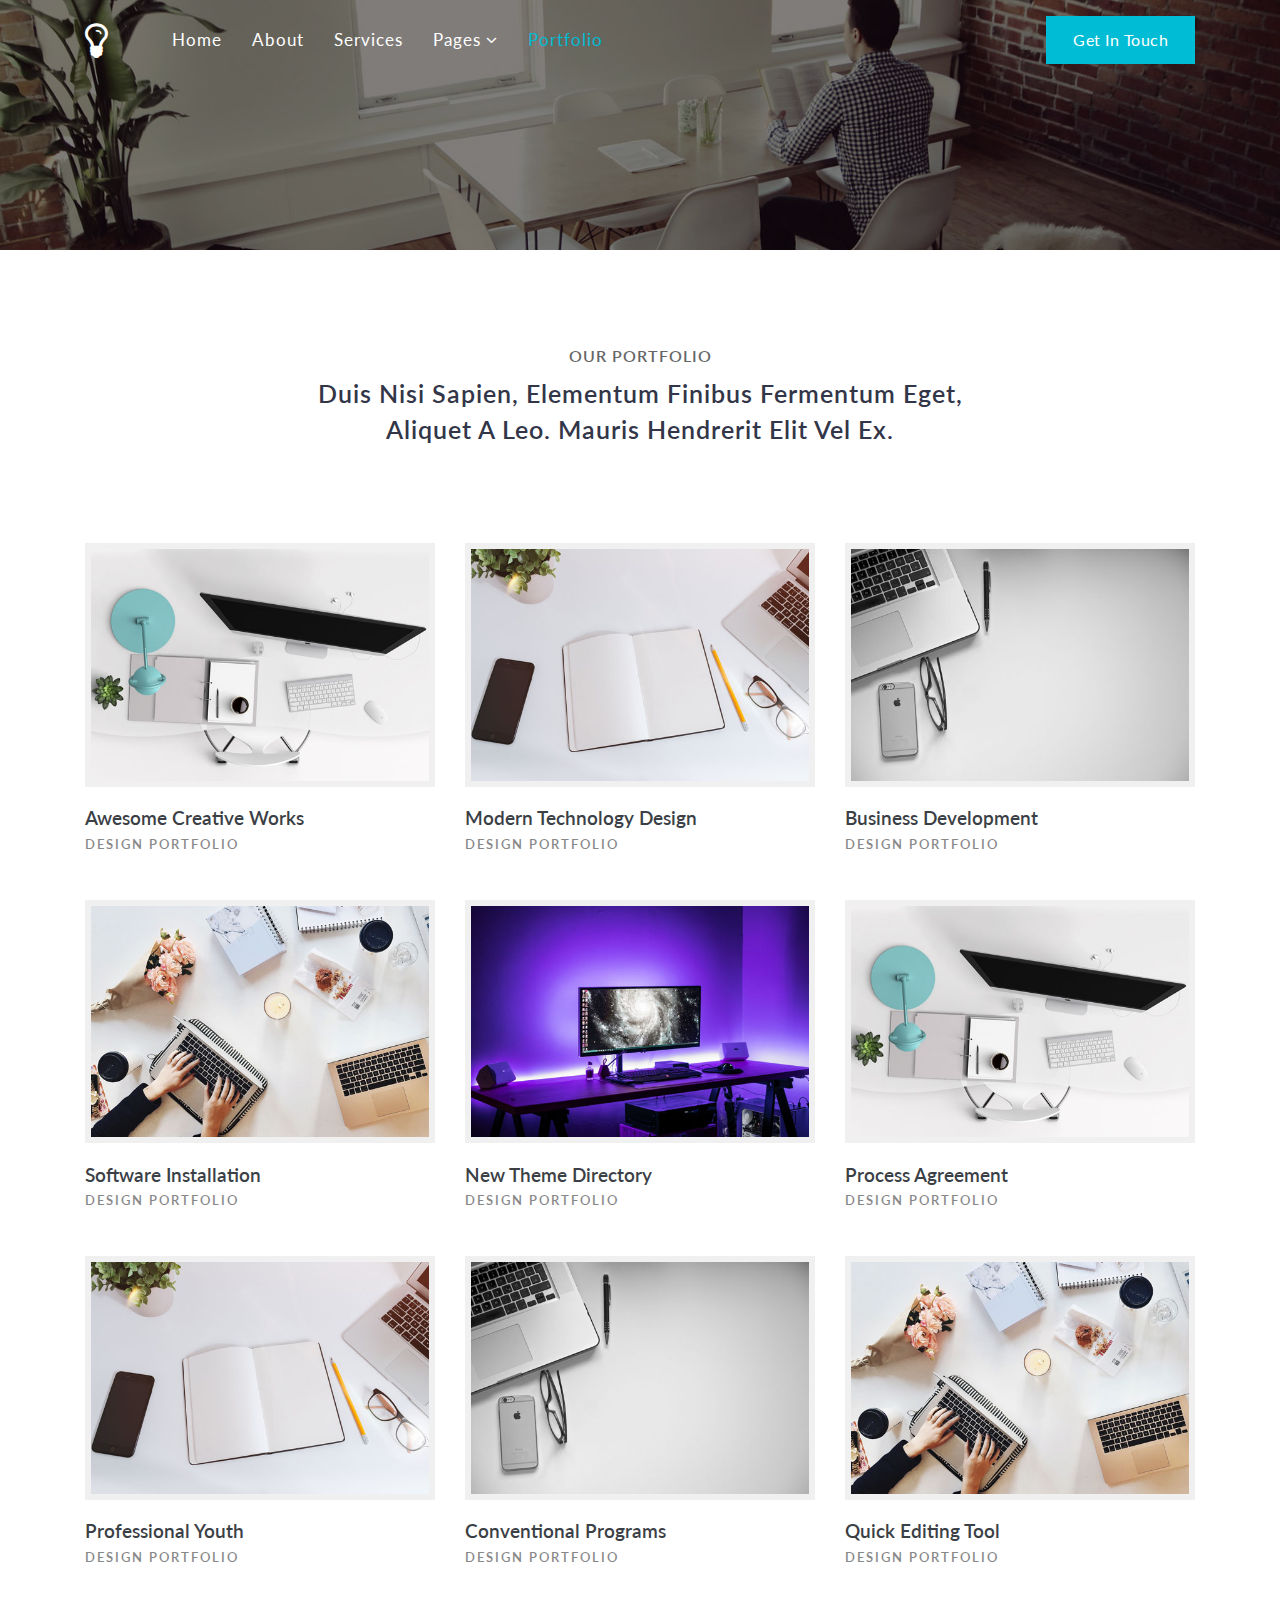
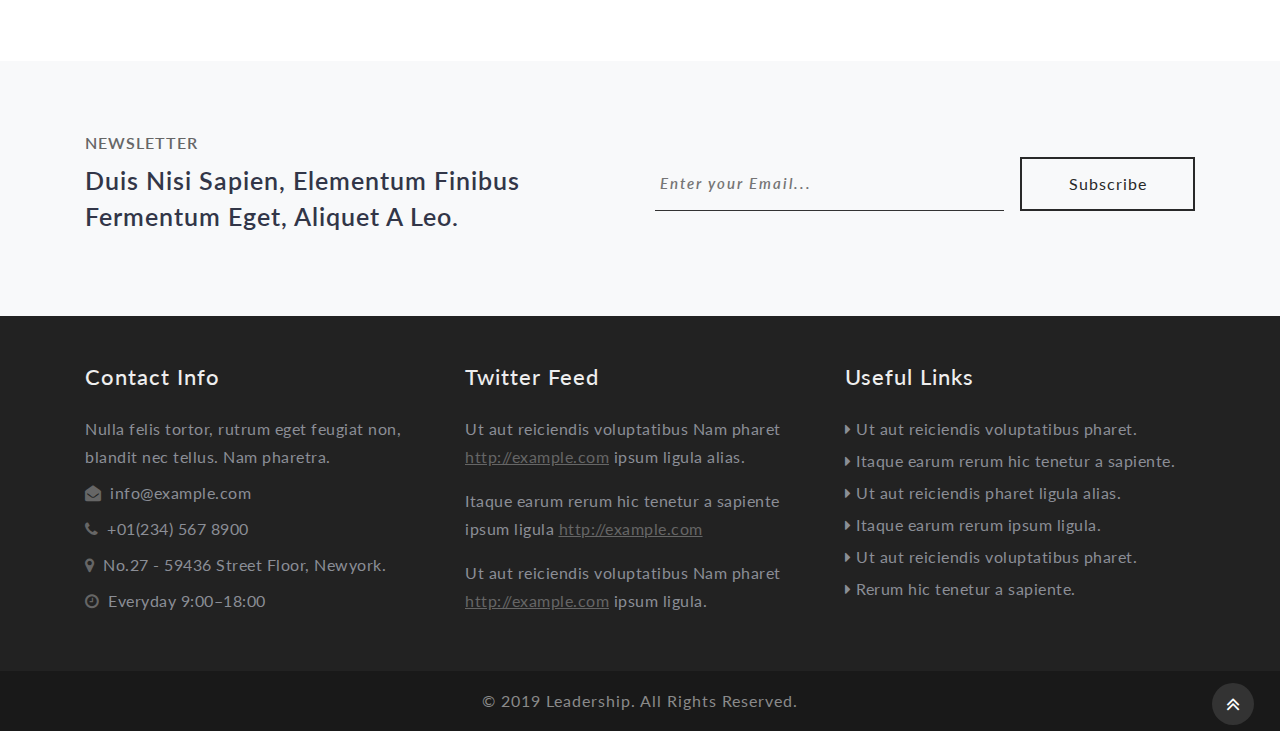
<file: portfolio.html>
<!DOCTYPE html>
<html lang="en">
<head>
<title>Leadership a Flat Bootstrap Responsive Website Template | Portfolio page </title>
	
	<!-- Meta tag Keywords -->
	<meta name="viewport" content="width=device-width, initial-scale=1">
	<meta charset="utf-8">
	<meta name="keywords" content="Leadership Responsive web template, Bootstrap Web Templates, Flat Web Templates, Android Compatible web template, 
	Smartphone Compatible web template, free webdesigns for Nokia, Samsung, LG, SonyEricsson, Motorola web design" />
	<script>
		addEventListener("load", function () {
			setTimeout(hideURLbar, 0);
		}, false);

		function hideURLbar() {
			window.scrollTo(0, 1);
		}
	</script>
	<!--// Meta tag Keywords -->
	
	<!-- css files -->
	<link rel="stylesheet" href="css/bootstrap.css"> <!-- Bootstrap-Core-CSS -->
	<link rel="stylesheet" href="css/style.css" type="text/css" media="all" /> <!-- Style-CSS --> 
	<link rel="stylesheet" href="css/font-awesome.min.css" type="text/css" media="all" /> <!-- Style-CSS --> 
	<!-- //css files -->
	
	<!--web font--> 
	<link href="//fonts.googleapis.com/css?family=Lato:100,100i,300,300i,400,400i,700,700i,900,900i" rel="stylesheet">
	<!--//web font-->

</head>

<body>

<!-- header -->
<header>
	<div class="container">
		<div class="header d-lg-flex align-items-center">
			<div class="header-logo-left">
				<h1>
					<a class="navbar-brand logo" href="index.html">
						<span class="fa fa-lightbulb-o"></span>
					</a>
				</h1>
			</div>
			<div class="nav_section">
				<nav>
					<label for="drop" class="toggle mt-lg-0 mt-2"><span class="fa fa-bars" aria-hidden="true"></span></label>
					<input type="checkbox" id="drop" />
						<ul class="menu">
							<li class=""><a href="index.html">Home</a></li>
							<li class=""><a href="about.html">About</a></li>
							<li class=""><a href="services.html">Services</a></li>
							<li class="p-0">
							<!-- First Tier Drop Down -->
							<label for="drop-2" class="toggle">Pages <span class="fa fa-angle-down" aria-hidden="true"></span> </label>
							<a href="#">Pages <span class="fa fa-angle-down" aria-hidden="true"></span></a>
							<input type="checkbox" id="drop-2"/>
							<ul class="inner-dropdown">
								<li><a href="error.html">Error Page</a></li>
								<li><a href="about.html">About Us</a></li>
								<li><a href="contact.html">Contact Us</a></li>
							</ul>
							</li>
							<li class="active"><a href="portfolio.html">Portfolio</a></li>
						</ul>
				</nav>
			</div>
			<div class="buttons mt-lg-0 mt-3 ml-auto">
				<a href="contact.html">Get In Touch </a>
			</div>

		</div>
	</div>
</header>
<!-- //header -->

<!-- banner -->
<div class="inner-banner" id="home">
	<div class="container">
	</div>
</div>
<!-- //banner -->

<!-- portfolio -->
<section class="portfolio pt-5" id="gallery">
	<div class="container py-lg-5">
		<div class="heading-grid text-center">
			<h5>Our Portfolio</h5>
			<h2>Duis nisi sapien, elementum finibus fermentum eget, aliquet a leo. Mauris hendrerit elit vel ex.</h2>
		</div>
		<div class="row news-grids mt-md-5 mt-4 text-center">
			<div class="col-md-4 col-sm-6 gal-img mb-5">
				<a href="#advantage1"><img src="images/advantage1.jpg" alt="leadership-img" class="img-fluid"></a>
				<h5 class="gal-info">Awesome Creative works <span class="decription">Design Portfolio </span>
				</h5>
			</div>
			<div class="col-md-4 col-sm-6 gal-img mb-5">
				<a href="#advantage2"><img src="images/advantage2.jpg" alt="leadership-img" class="img-fluid"></a>
				<h5 class="gal-info">Modern technology design <span class="decription">Design Portfolio</span>
				</h5>
			</div>
			<div class="col-md-4 col-sm-6 gal-img mb-5">
				<a href="#g1"><img src="images/g1.jpg" alt="leadership-img" class="img-fluid"></a>
				<h5 class="gal-info">Business Development <span class="decription">Design Portfolio</span>
				</h5>
			</div>
			<div class="col-md-4 col-sm-6 gal-img mb-5">
				<a href="#g2"><img src="images/g2.jpg" alt="leadership-img" class="img-fluid"></a>
				<h5 class="gal-info">software installation <span class="decription">Design Portfolio</span>
				</h5>
			</div>
			<div class="col-md-4 col-sm-6 gal-img mb-5">
				<a href="#g3"><img src="images/g3.jpg" alt="leadership-img" class="img-fluid"></a>
				<h5 class="gal-info">new Theme Directory <span class="decription">Design Portfolio</span>
				</h5>
			</div>
			<div class="col-md-4 col-sm-6 gal-img mb-5">
				<a href="#advantage1"><img src="images/advantage1.jpg" alt="leadership-img" class="img-fluid"></a>
				<h5 class="gal-info">Process Agreement <span class="decription">Design Portfolio</span>
				</h5>
			</div>
			<div class="col-md-4 col-sm-6 gal-img mb-5">
				<a href="#advantage2"><img src="images/advantage2.jpg" alt="leadership-img" class="img-fluid"></a>
				<h5 class="gal-info">Professional youth <span class="decription">Design Portfolio</span>
				</h5>
			</div>
			<div class="col-md-4 col-sm-6 gal-img mb-5">
				<a href="#g1"><img src="images/g1.jpg" alt="leadership-img" class="img-fluid"></a>
				<h5 class="gal-info">conventional programs<span class="decription">Design Portfolio</span>
				</h5>
			</div>
			<div class="col-md-4 col-sm-6 gal-img mb-5">
				<a href="#g2"><img src="images/g2.jpg" alt="leadership-img" class="img-fluid"></a>
				<h5 class="gal-info">quick Editing Tool <span class="decription">Design Portfolio</span>
				</h5>
			</div>
		</div>
		
		<!-- popup-->
		<div id="advantage1" class="pop-overlay">
			<div class="popup">
				<img src="images/advantage1.jpg" alt="Popup Image" class="img-fluid" />
				<p class="mt-4">Nulla viverra pharetra se, eget pulvinar neque pharetra ac int. placerat placerat dolor.</p>
				<a class="close" href="#gallery">&times;</a>
			</div>
		</div>
		<!-- //popup -->
		<!-- popup-->
		<div id="advantage2" class="pop-overlay">
			<div class="popup">
				<img src="images/advantage2.jpg" alt="Popup Image" class="img-fluid" />
				<p class="mt-4">Nulla viverra pharetra se, eget pulvinar neque pharetra ac int. placerat placerat dolor.</p>
				<a class="close" href="#gallery">&times;</a>
			</div>
		</div>
		<!-- //popup -->
		<!-- popup-->
		<div id="g1" class="pop-overlay">
			<div class="popup">
				<img src="images/g1.jpg" alt="Popup Image" class="img-fluid" />
				<p class="mt-4">Nulla viverra pharetra se, eget pulvinar neque pharetra ac int. placerat placerat dolor.</p>
				<a class="close" href="#gallery">&times;</a>
			</div>
		</div>
		<!-- //popup3 -->
		<!-- popup-->
		<div id="g2" class="pop-overlay">
			<div class="popup">
				<img src="images/g2.jpg" alt="Popup Image" class="img-fluid" />
				<p class="mt-4">Nulla viverra pharetra se, eget pulvinar neque pharetra ac int. placerat placerat dolor.</p>
				<a class="close" href="#gallery">&times;</a>
			</div>
		</div>
		<!-- //popup -->
		<!-- popup-->
		<div id="g3" class="pop-overlay">
			<div class="popup">
				<img src="images/g3.jpg" alt="Popup Image" class="img-fluid" />
				<p class="mt-4">Nulla viverra pharetra se, eget pulvinar neque pharetra ac int. placerat placerat dolor.</p>
				<a class="close" href="#gallery">&times;</a>
			</div>
		</div>
		<!-- //popup -->
	</div>
</section>
<!--//portfolio-->


<!-- newsletter -->
<section class="subscribe-main py-5" id="subscribe">
	<div class="container py-md-4">
		<div class="row">
			<div class="col-lg-6">
			<div class="heading-grid mb-0">
				<h5>Newsletter</h5>
				<h4>Duis nisi sapien, elementum finibus fermentum eget, aliquet a leo.</h4>
			</div>
			</div>
			<div class="col-lg-6 newsletter-info mt-4">
				<form action="#" method="post" class="d-flex">
					<input type="email" name="email" placeholder="Enter your Email..." required="">
					<input type="submit" value="Subscribe">
				</form>
			</div>
		</div>
	</div>
</section>
<!-- //newsletter-->

<!-- footer -->
<footer class="py-5">
	<div class="container">
		<div class="row footer_grids">
			<div class="col-lg-4 col-md-6 footer_right">
				<h3 class="mb-md-4 mb-3">Contact Info</h3>
				<p>Nulla felis tortor, rutrum eget feugiat non, blandit nec tellus. Nam pharetra. </p>
				<p> <span class="fa mr-1 fa-envelope-open"></span> <a href="mailto:info@example.com">info@example.com</a> </p>
				<p> <span class="fa mr-1 fa-phone"></span> +01(234) 567 8900 </p>
				<p> <span class="fa mr-1 fa-map-marker"></span> No.27 - 59436 Street Floor, Newyork. </p>
				<p> <span class="fa mr-1 fa-clock-o"></span> Everyday 9:00–18:00</p>
			</div>
			
			<div class="col-lg-4 col-md-6 mt-lg-0 mt-sm-5 mt-4 footer_middle">
				<h3 class="mb-md-4 mb-3">Twitter Feed</h3>
				<ul>
					<li>Ut aut reiciendis voluptatibus Nam pharet <a href="#">http://example.com</a> ipsum ligula alias.</li>
					<li class="my-3">Itaque earum rerum hic tenetur a sapiente ipsum ligula <a href="#">http://example.com</a></li>
					<li>Ut aut reiciendis voluptatibus Nam pharet <a href="#">http://example.com</a> ipsum ligula.</li>
				</ul>
			</div>
			<div class="col-lg-4 footer_left mt-lg-0 mt-sm-5 mt-4">
				<h3 class="mb-md-4 mb-3">Useful Links</h3>
				<ul>
					<li><span class="fa fa-caret-right"></span> <a href="#">Ut aut reiciendis voluptatibus pharet.</a> </li>
					<li class="my-1"><span class="fa fa-caret-right"></span> <a href="#">Itaque earum rerum hic tenetur a sapiente.</a></li>
					<li><span class="fa fa-caret-right"></span> <a href="#">Ut aut reiciendis pharet ligula alias.</a> </li>
					<li class="my-1"><span class="fa fa-caret-right"></span> <a href="#">Itaque earum rerum ipsum ligula.</a></li>
					<li><span class="fa fa-caret-right"></span> <a href="#">Ut aut reiciendis voluptatibus pharet.</a> </li>
					<li class="my-1"><span class="fa fa-caret-right"></span> <a href="#">Rerum hic tenetur a sapiente.</a></li>
				</ul>
			</div>
		</div>
	</div>
</footer>
<div class="copyright text-center py-3">
	<p>© 2019 Leadership. All Rights Reserved.</p>
</div>
<!-- //footer -->

<!-- move top icon -->
<a href="#home" class="move-top text-center">
	<span class="fa fa-angle-double-up"></span>
</a>
<!-- //move top icon -->

</body>
</html>
</file>
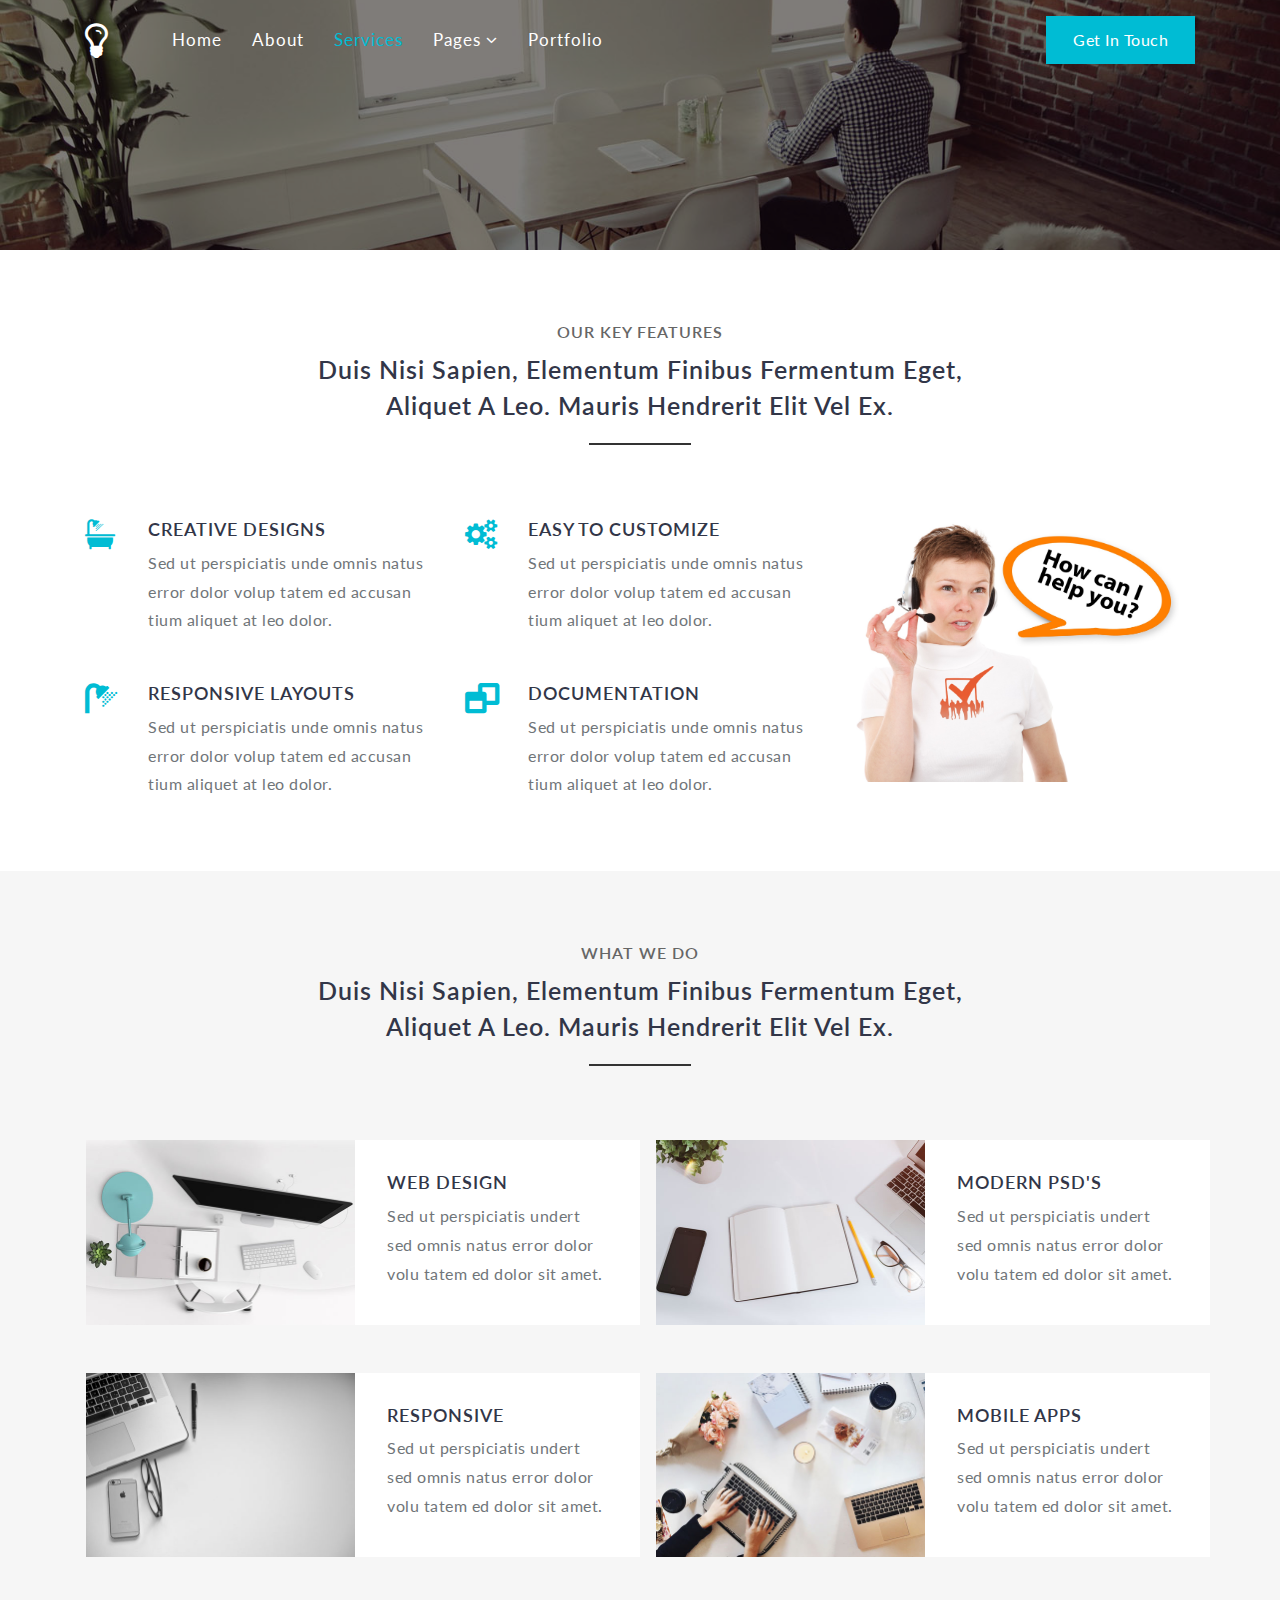
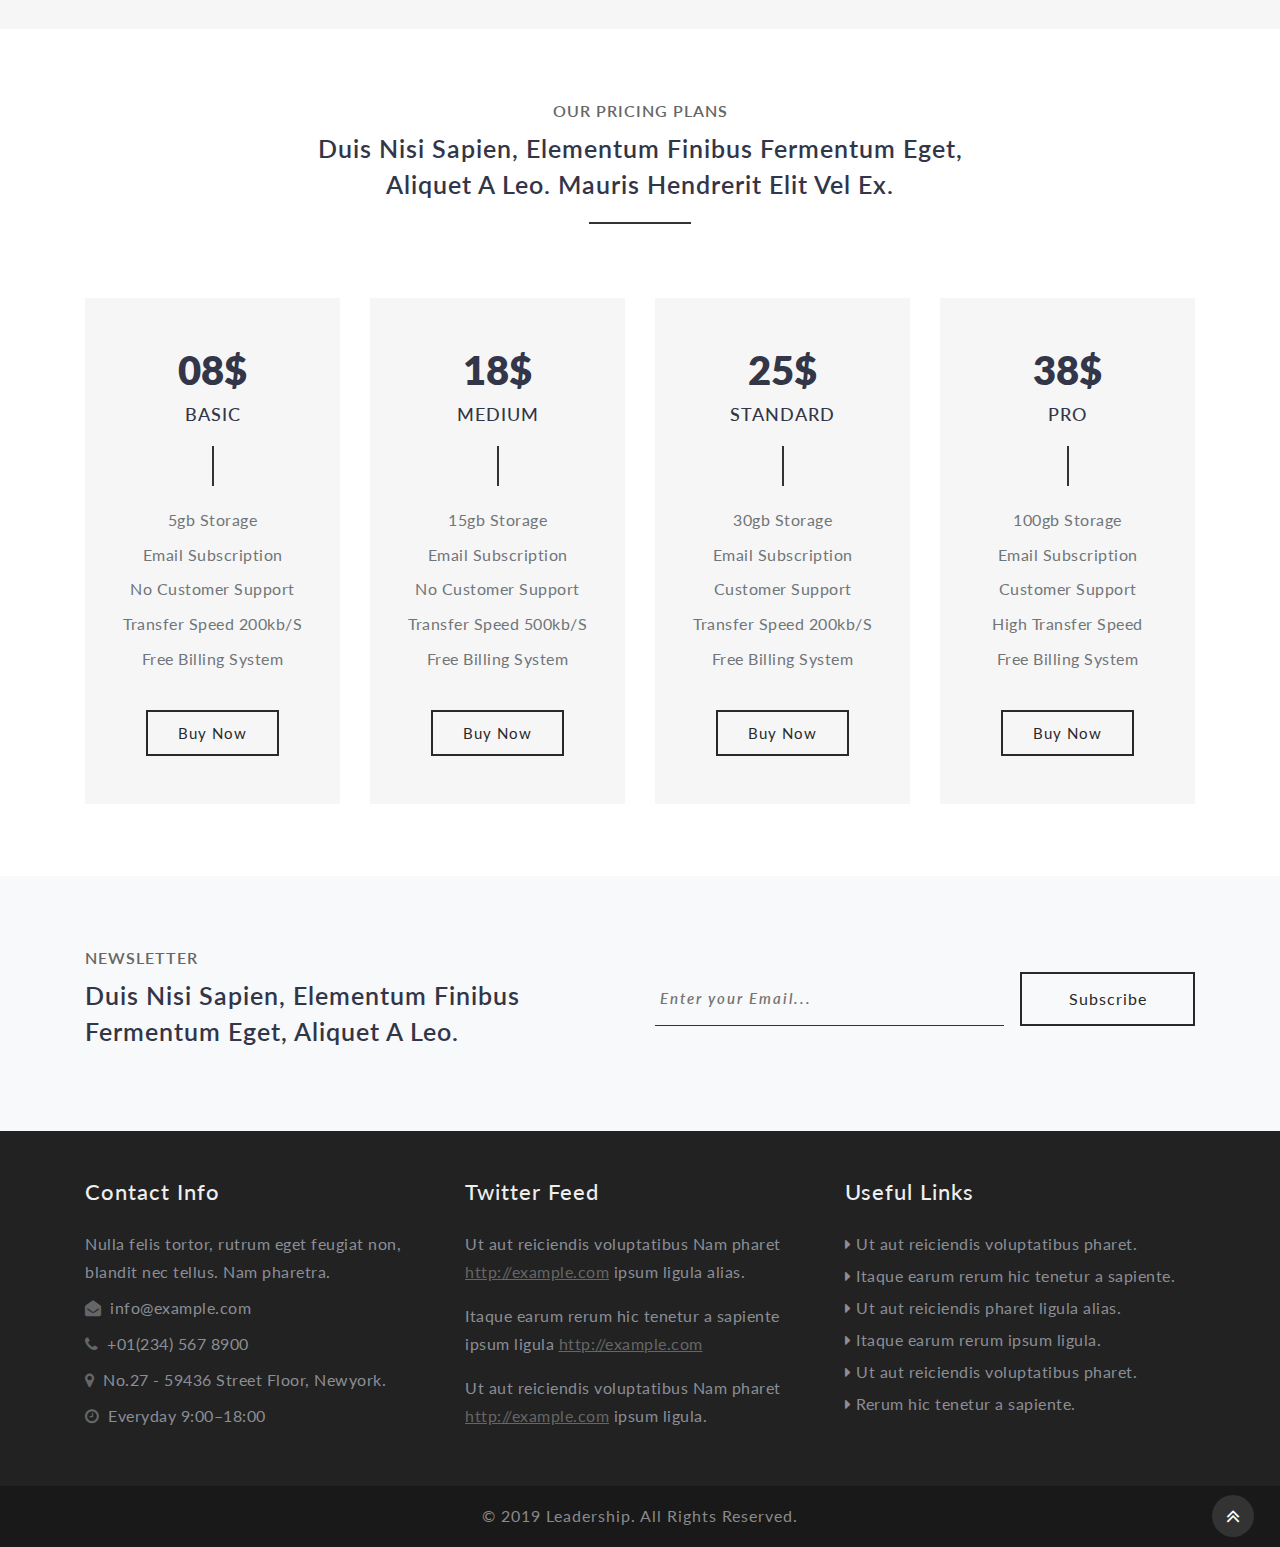
<file: services.html>
<!DOCTYPE html>
<html lang="en">
<head>
<title>Leadership a Flat Bootstrap Responsive Website Template | Services page </title>
	
	<!-- Meta tag Keywords -->
	<meta name="viewport" content="width=device-width, initial-scale=1">
	<meta charset="utf-8">
	<meta name="keywords" content="Leadership Responsive web template, Bootstrap Web Templates, Flat Web Templates, Android Compatible web template, 
	Smartphone Compatible web template, free webdesigns for Nokia, Samsung, LG, SonyEricsson, Motorola web design" />
	<script>
		addEventListener("load", function () {
			setTimeout(hideURLbar, 0);
		}, false);

		function hideURLbar() {
			window.scrollTo(0, 1);
		}
	</script>
	<!--// Meta tag Keywords -->
	
	<!-- css files -->
	<link rel="stylesheet" href="css/bootstrap.css"> <!-- Bootstrap-Core-CSS -->
	<link rel="stylesheet" href="css/style.css" type="text/css" media="all" /> <!-- Style-CSS --> 
	<link rel="stylesheet" href="css/font-awesome.min.css" type="text/css" media="all" /> <!-- Style-CSS --> 
	<!-- //css files -->
	
	<!--web font--> 
	<link href="//fonts.googleapis.com/css?family=Lato:100,100i,300,300i,400,400i,700,700i,900,900i" rel="stylesheet">
	<!--//web font-->

</head>

<body>

<!-- header -->
<header>
	<div class="container">
		<div class="header d-lg-flex align-items-center">
			<div class="header-logo-left">
				<h1>
					<a class="navbar-brand logo" href="index.html">
						<span class="fa fa-lightbulb-o"></span>
					</a>
				</h1>
			</div>
			<div class="nav_section">
				<nav>
					<label for="drop" class="toggle mt-lg-0 mt-2"><span class="fa fa-bars" aria-hidden="true"></span></label>
					<input type="checkbox" id="drop" />
						<ul class="menu">
							<li class=""><a href="index.html">Home</a></li>
							<li class=""><a href="about.html">About</a></li>
							<li class="active"><a href="services.html">Services</a></li>
							<li class="p-0">
							<!-- First Tier Drop Down -->
							<label for="drop-2" class="toggle">Pages <span class="fa fa-angle-down" aria-hidden="true"></span> </label>
							<a href="#">Pages <span class="fa fa-angle-down" aria-hidden="true"></span></a>
							<input type="checkbox" id="drop-2"/>
							<ul class="inner-dropdown">
								<li><a href="error.html">Error Page</a></li>
								<li><a href="about.html">About Us</a></li>
								<li><a href="contact.html">Contact Us</a></li>
							</ul>
							</li>
							<li><a href="portfolio.html">Portfolio</a></li>
						</ul>
				</nav>
			</div>
			<div class="buttons mt-lg-0 mt-3 ml-auto">
				<a href="contact.html">Get In Touch </a>
			</div>

		</div>
	</div>
</header>
<!-- //header -->

<!-- banner -->
<div class="inner-banner" id="home">
	<div class="container">
	</div>
</div>
<!-- //banner -->

<!-- features -->
<section class="banner-bottom py-5">
	<div class="container py-sm-4">
		<div class="heading-grid text-center">
			<h5>Our key Features</h5>
			<h4>Duis nisi sapien, elementum finibus fermentum eget, aliquet a leo. Mauris hendrerit elit vel ex.</h4>
		</div>
		<div class="row">
			<div class="col-lg-4 col-md-6 mb-lg-0 mb-5">
				<div class="row inner-info">
					<div class="col-md-2">
						<span class="fa fa-s15"></span>
					</div>
					<div class="col-md-10">
						<h4 class="mt-md-0 my-2">creative designs</h4>
						<p class="">Sed ut perspiciatis unde omnis natus error dolor volup tatem ed accusan tium aliquet at leo dolor.</p>
					</div>
					<div class="col-md-2 mt-5">
						<span class="fa fa-shower"></span>
					</div>
					<div class="col-md-10 mt-md-5">
						<h4 class="mt-md-0 my-2">responsive layouts</h4>
						<p class="">Sed ut perspiciatis unde omnis natus error dolor volup tatem ed accusan tium aliquet at leo dolor.</p>
					</div>
				</div>
			</div>
			<div class="col-lg-4 col-md-6">
				<div class="row inner-info">
					<div class="col-md-2">
						<span class="fa fa-cogs"></span>
					</div>
					<div class="col-md-10">
						<h4 class="mt-md-0 my-2">easy to customize</h4>
						<p class="">Sed ut perspiciatis unde omnis natus error dolor volup tatem ed accusan tium aliquet at leo dolor.</p>
					</div>
					<div class="col-md-2 mt-5">
						<span class="fa fa-window-restore"></span>
					</div>
					<div class="col-md-10 mt-md-5">
						<h4 class="mt-md-0 my-2">Documentation</h4>
						<p class="">Sed ut perspiciatis unde omnis natus error dolor volup tatem ed accusan tium aliquet at leo dolor.</p>
					</div>
				</div>
			</div>
			<div class="col-lg-4 mt-lg-0 mt-4 col-md-6">
				<img src="images/right.jpg" class="img-fluid" alt="" />
			</div>
		</div>
	</div>
</section>
<!-- //features -->

<!-- what we do -->
<section class="what-we-do py-5">
	<div class="container py-sm-4">
		<div class="heading-grid text-center">
			<h5>what we do</h5>
			<h4>Duis nisi sapien, elementum finibus fermentum eget, aliquet a leo. Mauris hendrerit elit vel ex.</h4>
		</div>
		<div class="row what-we-do-grid">
			<div class="col-lg-3 col-md-6 pr-0 pl-md-3 pl-0">
				<img src="images/advantage1.jpg" class="img-fluid" alt="" />
			</div>
			<div class="col-lg-3 col-md-6 bg-grid-clr">
				<h4 class="mt-md-0 my-2">Web Design</h4>
				<p class="">Sed ut perspiciatis undert sed omnis natus error dolor volu tatem ed dolor sit amet.</p>
			</div>
			<div class="col-lg-3 col-md-6 pr-0 pl-md-3 pl-0 mt-lg-0 mt-4">
				<img src="images/advantage2.jpg" class="img-fluid" alt="" />
			</div>
			<div class="col-lg-3 col-md-6 bg-grid-clr mt-lg-0 mt-md-4">
				<h4 class="mt-md-0 my-2">modern psd's</h4>
				<p class="">Sed ut perspiciatis undert sed omnis natus error dolor volu tatem ed dolor sit amet.</p>
			</div>
			
			<div class="col-lg-3 col-md-6 pr-0 pl-md-3 pl-0 mt-lg-5 mt-4">
				<img src="images/g1.jpg" class="img-fluid" alt="" />
			</div>
			<div class="col-lg-3 col-md-6 bg-grid-clr mt-lg-5 mt-md-4">
				<h4 class="mt-md-0 my-2">responsive</h4>
				<p class="">Sed ut perspiciatis undert sed omnis natus error dolor volu tatem ed dolor sit amet.</p>
			</div>
			<div class="col-lg-3 col-md-6 pr-0 pl-md-3 pl-0 mt-lg-5 mt-4">
				<img src="images/g2.jpg" class="img-fluid" alt="" />
			</div>
			<div class="col-lg-3 col-md-6 bg-grid-clr mt-lg-5 mt-md-4">
				<h4 class="mt-md-0 my-2">mobile apps</h4>
				<p class="">Sed ut perspiciatis undert sed omnis natus error dolor volu tatem ed dolor sit amet.</p>
			</div>
		</div>
	</div>
</section>
<!-- //what we do -->

<!-- pricing -->
<section class="pricing py-5">
	<div class="container py-sm-4">
		<div class="heading-grid text-center">
			<h5>Our pricing plans</h5>
			<h4>Duis nisi sapien, elementum finibus fermentum eget, aliquet a leo. Mauris hendrerit elit vel ex.</h4>
		</div>
		<div class="row">
			<div class="col-lg-3 col-sm-6">
				<div class="pricing-grid text-center">
					<h3>08$</h3>
					<h5>Basic</h5>
					<span></span>
					<p>5gb storage</p>
					<p>Email subscription </p>
					<p>No customer support </p>
					<p>Transfer speed 200kb/s </p>
					<p>Free billing system</p>
					<a href="contact.html" class="btn">Buy Now</a>
				</div>
			</div>
			<div class="col-lg-3 col-sm-6 mt-sm-0 mt-4">
				<div class="pricing-grid text-center">
					<h3>18$</h3>
					<h5>Medium</h5>
					<span></span>
					<p>15gb storage</p>
					<p>Email subscription </p>
					<p>No customer support </p>
					<p>Transfer speed 500kb/s </p>
					<p>Free billing system</p>
					<a href="contact.html" class="btn">Buy Now</a>
				</div>
			</div>
			<div class="col-lg-3 col-sm-6 mt-lg-0 mt-4">
				<div class="pricing-grid text-center">
					<h3>25$</h3>
					<h5>Standard</h5>
					<span></span>
					<p>30gb storage</p>
					<p>Email subscription </p>
					<p>Customer support </p>
					<p>Transfer speed 200kb/s </p>
					<p>Free billing system</p>
					<a href="contact.html" class="btn">Buy Now</a>
				</div>
			</div>
			<div class="col-lg-3 col-sm-6 mt-lg-0 mt-4">
				<div class="pricing-grid text-center">
					<h3>38$</h3>
					<h5>Pro</h5>
					<span></span>
					<p>100gb storage</p>
					<p>Email subscription </p>
					<p>Customer support </p>
					<p>High Transfer speed </p>
					<p>Free billing system</p>
					<a href="contact.html" class="btn">Buy Now</a>
				</div>
			</div>
		</div>
	</div>
</section>
<!-- //pricing -->
	
<!-- newsletter -->
<section class="subscribe-main py-5" id="subscribe">
	<div class="container py-md-4">
		<div class="row">
			<div class="col-lg-6">
			<div class="heading-grid mb-0">
				<h5>Newsletter</h5>
				<h4>Duis nisi sapien, elementum finibus fermentum eget, aliquet a leo.</h4>
			</div>
			</div>
			<div class="col-lg-6 newsletter-info mt-4">
				<form action="#" method="post" class="d-flex">
					<input type="email" name="email" placeholder="Enter your Email..." required="">
					<input type="submit" value="Subscribe">
				</form>
			</div>
		</div>
	</div>
</section>
<!-- //newsletter-->

<!-- footer -->
<footer class="py-5">
	<div class="container">
		<div class="row footer_grids">
			<div class="col-lg-4 col-md-6 footer_right">
				<h3 class="mb-md-4 mb-3">Contact Info</h3>
				<p>Nulla felis tortor, rutrum eget feugiat non, blandit nec tellus. Nam pharetra. </p>
				<p> <span class="fa mr-1 fa-envelope-open"></span> <a href="mailto:info@example.com">info@example.com</a> </p>
				<p> <span class="fa mr-1 fa-phone"></span> +01(234) 567 8900 </p>
				<p> <span class="fa mr-1 fa-map-marker"></span> No.27 - 59436 Street Floor, Newyork. </p>
				<p> <span class="fa mr-1 fa-clock-o"></span> Everyday 9:00–18:00</p>
			</div>
			
			<div class="col-lg-4 col-md-6 mt-lg-0 mt-sm-5 mt-4 footer_middle">
				<h3 class="mb-md-4 mb-3">Twitter Feed</h3>
				<ul>
					<li>Ut aut reiciendis voluptatibus Nam pharet <a href="#">http://example.com</a> ipsum ligula alias.</li>
					<li class="my-3">Itaque earum rerum hic tenetur a sapiente ipsum ligula <a href="#">http://example.com</a></li>
					<li>Ut aut reiciendis voluptatibus Nam pharet <a href="#">http://example.com</a> ipsum ligula.</li>
				</ul>
			</div>
			<div class="col-lg-4 footer_left mt-lg-0 mt-sm-5 mt-4">
				<h3 class="mb-md-4 mb-3">Useful Links</h3>
				<ul>
					<li><span class="fa fa-caret-right"></span> <a href="#">Ut aut reiciendis voluptatibus pharet.</a> </li>
					<li class="my-1"><span class="fa fa-caret-right"></span> <a href="#">Itaque earum rerum hic tenetur a sapiente.</a></li>
					<li><span class="fa fa-caret-right"></span> <a href="#">Ut aut reiciendis pharet ligula alias.</a> </li>
					<li class="my-1"><span class="fa fa-caret-right"></span> <a href="#">Itaque earum rerum ipsum ligula.</a></li>
					<li><span class="fa fa-caret-right"></span> <a href="#">Ut aut reiciendis voluptatibus pharet.</a> </li>
					<li class="my-1"><span class="fa fa-caret-right"></span> <a href="#">Rerum hic tenetur a sapiente.</a></li>
				</ul>
			</div>
		</div>
	</div>
</footer>
<div class="copyright text-center py-3">
	<p>© 2019 Leadership. All Rights Reserved.</p>
</div>
<!-- //footer -->

<!-- move top icon -->
<a href="#home" class="move-top text-center">
	<span class="fa fa-angle-double-up"></span>
</a>
<!-- //move top icon -->

</body>
</html>
</file>
<file: css/style.css>
body{
	padding:0;
	margin:0;
	background:#fff;
	position:relative;
	font-family: 'Lato', sans-serif;
}
body a{
    transition:0.5s all;
	-webkit-transition:0.5s all;
	-moz-transition:0.5s all;
	-o-transition:0.5s all;
	-ms-transition:0.5s all;
}
a:hover{
	text-decoration:none;
}
input[type="button"],input[type="submit"],.contact-form input[type="submit"]{
	transition:0.5s all;
	-webkit-transition:0.5s all;
	-moz-transition:0.5s all;
	-o-transition:0.5s all;
	-ms-transition:0.5s all;
}
h1,h2,h3,h4,h5,h6{
	margin:0;
	color: #323648;
}	
p{
	margin:0;
    line-height: 1.8;
    color: #707579;
    letter-spacing: .5px;
}
ul{
	margin:0;
	padding:0;
}
label{
	margin:0;
}
html {
  scroll-behavior: smooth;
}


/* header */

.header-logo-left {
    margin-right: 3em;
}
a.navbar-brand {
    font-size: 1em;
    color: #fff;
    padding: 0;
    margin: 0;
    text-transform: capitalize;
    letter-spacing: 1px;
    position: relative;
}
a.navbar-brand.logo span.fa {
    color: #fff;
}
.buttons a {
    background: #00BCD4;
    padding: 10px 25px;
    color: #fff;
    display: block;
    border-radius: 0px;
    letter-spacing: .5px;
    border: 2px solid #00BCD4;
}


/* CSS Document */
header {
    position: absolute;
    z-index: 9;
    width: 100%;
    padding: 1rem 0;
}

.toggle,
[id^=drop] {
	display: none;
}

/* Giving a background-color to the nav container. */
nav { 
	margin:0;
	padding: 0;
}


/* Since we'll have the "ul li" "float:left"
 * we need to add a clear after the container. */

nav:after {
	content:"";
	display:table;
	clear:both;
}

/* Removing padding, margin and "list-style" from the "ul",
 * and adding "position:reltive" */
nav ul {
	float: right;
	padding:0;
	margin:0;
	list-style: none;
	position: relative;
	}
	
/* Positioning the navigation items inline */
nav ul li {
	margin: 0px;
	display:inline-block;
	float: left;
	}

/* Styling the links */
nav a {	
    text-transform: capitalize;
    color: #fff;
    letter-spacing: 1px;
    font-size: 17px;
    font-weight: 400;
	display:block;
    padding: 10px 15px;
}


nav ul li ul li:hover { background: #f8f9fa; }

nav a:hover {	
    color: #fff;
}
.menu li.active  a{ 
    color: #00BCD4;
    background: transparent;
}
.inner-dropdown li a {
    color: #333 !important;
}
.inner-dropdown li.active a {
    color: #00BCD4 !important;
}
/* Hide Dropdowns by Default
 * and giving it a position of absolute */
nav ul ul {
	display: none;
	position: absolute; 
	/* has to be the same number as the "line-height" of "nav a" */
	top: 30px; 
    background: #fff;
    padding: 10px;
}
ul.inner-dropdown a:hover {
	color: #333;
}
/* Display Dropdowns on Hover */
nav ul li:hover > ul {
	display:inherit;
}
	
/* Fisrt Tier Dropdown */
nav ul ul li {
	width:160px;
	float:none;
	display:list-item;
	position: relative;
}
nav ul ul li a {
    color: #333;
    padding: 5px 10px;
    display: block;
    font-size: 16px;
}

/* Second, Third and more Tiers	
 * We move the 2nd and 3rd etc tier dropdowns to the left
 * by the amount of the width of the first tier.
*/
nav ul ul ul li {
	position: relative;
	top:-60px;
	/* has to be the same number as the "width" of "nav ul ul li" */ 
	left:170px; 
}

	
/* Change ' +' in order to change the Dropdown symbol */
li > a:only-child:after { content: ''; }


/* Media Queries
--------------------------------------------- */

@media all and (max-width : 991px) {

	#logo {
		display: block;
		padding: 0;
		width: 100%;
		text-align: center;
		float: none;
	}

	nav {
		margin: 0;
	}
	.header-logo-left{
		float: left;
	}
	nav ul {
		width: 100%;
	}
	/* Hide the navigation menu by default */
	/* Also hide the  */
	.toggle + a,
	.menu {
		display: none;
	}

	/* Stylinf the toggle lable */
	.toggle {
		display: block;
		padding: 4px 18px;
		font-size: 20px;
		text-decoration:none;
		border:none;
		float: right;
		background-color: #fff;
		color: #00BCD4;
	}
	.menu .toggle {
		float: none;
		text-align: center;
		margin: auto;
		width: 25%;
		padding: 5px;
		font-weight: normal;
		font-size: 15px;
		letter-spacing: 1px;
	}

	.toggle:hover {
		color:#333;
		background-color: #fff;
	}

	/* Display Dropdown when clicked on Parent Lable */
	[id^=drop]:checked + ul {
		display: block;
		background: #fff;
		padding: 15px 0;
		text-align: center;
	}

	/* Change menu item's width to 100% */
	nav ul li {
		display: block;
		width: 100%;
		padding: 0px 0;
	}

	nav ul ul .toggle,
	nav ul ul a {
		padding: 0 40px;
	}

	nav ul ul ul a {
		padding: 0 80px;
	}

	nav a:hover,
 	nav ul ul ul a {
		background-color: transparent;
	}
  
	nav ul li ul li .toggle,
	nav ul ul a,
  nav ul ul ul a{
		padding:14px 20px;	
		color:#FFF;
		font-size:17px; 
	}
  
	/* Hide Dropdowns by Default */
	nav ul ul {
		float: none;
		position:static;
		color: #ffffff;
		/* has to be the same number as the "line-height" of "nav a" */
	}
		
	/* Hide menus on hover */
	nav ul ul li:hover > ul,
	nav ul li:hover > ul {
		display: none;
	}
		
	/* Fisrt Tier Dropdown */
	nav ul ul li {
		display: block;
		width: 100%;
		padding: 0;
	}

	nav ul ul ul li {
		position: static;
		/* has to be the same number as the "width" of "nav ul ul li" */ 

	}
	nav a {
		color: #333;
	}
	nav a:hover {
		color: #333;
	}
	.menu li.active a {
		color: #333;
	}
	nav ul ul li a {
		display: inline-block;
		font-size: 15px;
	}
	ul.inner-dropdown {
		padding-bottom: 0 !important;
		padding-top: 8px !important;
	}
	.buttons {
		text-align: center;
		position: absolute;
		right: 21%;
		top: 0%;
	}
}

@media all and (max-width : 330px) {

	nav ul li {
		display:block;
		width: 94%;
	}

}
/*-- //header --*/

/*-- banner --*/
.banner_section {
    background: url(../images/banner.jpg) no-repeat center;
	background-size: cover;
    min-height: 46em;
    position: relative;
}
.banner_section:before {
    content: '';
    position: absolute;
    width: 100%;
    height: 100%;
    top: 0;
    left: 0;
    opacity: 0.5;
    background: #000;
}

.banner-tops-style {
    padding-top: 16em;
}


.style-banner h2 {
    font-size: 55px;
    letter-spacing: 1px;
    text-transform: capitalize;
    color: #fff;
    line-height: 1.3;
    position: relative;
    font-style: italic;
	text-shadow: 0 1px 2px rgba(0, 0, 0, 0.37);
}

.text-wh {
    color: #fff;
}
.bg-li{
	background: #f8f9fa;
}
.style-banner h2 span {
    color: #fff;
    display: block;
}
.style-banner h2 span.color {
    display: inline-block;
    color: #00BCD4;
    font-family: initial;
}
.button-style {
    padding: 14px 40px;
    color: #fff;
    font-size: 14px;
    text-transform: uppercase;
    letter-spacing: 3px;
    border: 2px solid #fff;
	border-radius: 0px;
	-webkit-border-radius: 0px;
	-moz-border-radius: 0px;
	-ms-border-radius: 0px;
	-o-border-radius: 0px;
    position: relative;
}
.button-style:hover {
    color: #fff;
}

/*-- //banner --*/

/*-- about --*/
.about-left h3 {
    text-transform: capitalize;
    line-height: 36px;
    font-size: 25px;
    font-weight: 600;
    letter-spacing: 1px;
}
.about-left h5 {
    font-size: 18px;
    letter-spacing: 1px;
    font-family: initial;
    font-style: italic;
    margin-top: 15px;
    line-height: 28px;
}
.img-position {
    position: absolute;
    right: 0%;
    top: -15%;
    z-index: -1;
}
.img-border {
    border-right: 4px solid #fff;
    border-top: 4px solid #fff;
}
/*-- //about --*/

/*-- features --*/
.heading-grid h5 {
    text-transform: uppercase;
    font-weight: 600;
    letter-spacing: 1px;
    color: #666;
    font-size: 16px;
}
.heading-grid h4,.heading-grid h2 {
    text-transform: capitalize;
    max-width: 730px;
    line-height: 36px;
    font-size: 25px;
    font-weight: 600;
    letter-spacing: 1px;
    margin: 10px auto;
    position: relative;
}
.heading-grid h4:after {
    position: absolute;
    content: '';
    width: 14%;
    height: 2px;
    background: #333;
    bottom: -30%;
    left: 43%;
}
.heading-grid {
    margin-bottom: 6em;
}
.banner-bottom span.fa {
    font-size: 30px;
	color: #00BCD4;
}
.inner-info h4 {
    text-transform: uppercase;
    font-size: 18px;
    letter-spacing: 1px;
    font-weight: 600;
}
/*-- //features --*/

/*-- pricing --*/
.pricing-grid h3 {
    font-size: 40px;
    font-weight: 800;
}
.pricing-grid h5 {
    text-transform: uppercase;
    letter-spacing: 1px;
    font-size: 18px;
    margin-top: 10px;
}
.pricing-grid span {
    width: 2px;
    height: 40px;
    background: #333;
    display: block;
    margin: 20px auto;
}
.pricing-grid p {
    margin: 6px 0;
    text-transform: capitalize;
}
.pricing-grid a {
    color: #292929;
    font-size: 15px;
    text-transform: capitalize;
    letter-spacing: 1px;
    padding: 10px 30px;
    border: transparent;
    background: none;
    border: 2px solid #292929;
    -webkit-transition: 0.5s all;
    -moz-transition: 0.5s all;
    transition: 0.5s all;
    cursor: pointer;
    display: inline-block;
	margin-top: 30px;
	border-radius: 0px;
	-webkit-border-radius: 0px;
	-moz-border-radius: 0px;
	-ms-border-radius: 0px;
	-o-border-radius: 0px;
}
.pricing-grid {
    background: #f6f6f6;
}
.pricing-grid {
    background: #f6f6f6;
    padding: 3em 1em;
}
/*-- //pricing --*/

/*-- blog --*/
.blog-info {
    background: #f6f6f6;
    padding: 20px;
}
.blog-info h4 {
    font-size: 20px;
    letter-spacing: 1px;
    font-weight: 600;
    line-height: 28px;
}
.blog-info li {
    display: inline-block;
}
.blog-info li a {
    color: #555;
    font-size: 15px;
    letter-spacing: 0.5px;
}
/*-- //blog --*/

/*-- team --*/
.team-grids {
    position: relative;
    overflow: hidden;
    z-index: 1;
}

.team-grids h4 {
    font-size: 18px;
    font-weight: 600;
    color: #fff;
    text-transform: uppercase;
    letter-spacing: 1px;
}

.team-grids h6 {
    font-size: 17px;
    color: #ccc;
    letter-spacing: 1px;
    font-family: initial;
    font-style: italic;
}

.social-icons-section a {
    color: #eee;
    padding: 10px 0;
    display: block;
    font-size: 15px;
}


.team-info {
    position: absolute;
    bottom: -227px;
    margin: 0;
    background: rgba(0, 0, 0, 0.5);
    padding: 2em 0;
    -webkit-transition: .5s all;
    transition: .5s all;
    -moz-transition: .5s all;
    width: 82%;
    text-align: center;
}

.team-grids:hover div.team-info {
    bottom: 0;
}

.social-icons-section,
.team-grids h6 {
    margin-top: 0.5em;
}

.caption {
    padding: 0px;
}

.team-info .social-icons-section a {
    margin: 0em .5em;
}
.social-icons-section {
    background: #333;
    padding: 10px 0px;
    margin-top: 0;
    display: inline-block;
    width: 18%;
    float: left;
}
.team-grids img {
    width: 82%;
    float: left;
}

/* team responsive */
@media(max-width:1080px) {
    .team-grids h4 {
        font-size: 1em;
    }

    .about_grids h3 {
        font-size: 22px;
    }

    .about-in .card {
        padding: 1.5em .5em;
    }
}

@media(max-width:1024px) {
   
}

@media(max-width:991px) {
    
}

@media(max-width:736px) {
    
}

@media(max-width:480px) {
    
}

@media(max-width:440px) {
   
}

@media(max-width:414px) {
    
}

@media(max-width:384px) {
    
}

@media(max-width:320px) {
    
}

/* //team responsive */
/* //team */

/*-- newsletter --*/
.subscribe-main{
	background: #f8f9fa;
}
.subscribe-main .heading-grid h4:after {
    content: none;
}
.newsletter-info input[type="email"] {
    padding: 10px 5px;
    font-size: 15px;
    color: #666;
    outline: none;
    letter-spacing: 2px;
    border: none;
    border-bottom: 1px solid #333;
    flex-basis: 70%;
    margin-right: 3%;
    font-style: italic;
    font-weight: 600;
    background: none;
}

.newsletter-info input[type="submit"] {
    color: #292929;
    font-size: 16px;
    text-transform: capitalize;
    letter-spacing: 1px;
    padding: 13px 0;
    border: transparent;
    background: none;
    border: 2px solid #292929;
    flex-basis: 35%;
    -webkit-transition: 0.5s all;
    -moz-transition: 0.5s all;
    transition: 0.5s all;
    cursor: pointer;
}
/*-- //newsletter --*/

/*-- footer --*/
footer {
    background: #222;
}
.copyright {
    background: #191919;
}
.footer_left p {
    font-size: 16px;
    line-height: 28px;
    color: #8b8e96;
    letter-spacing: 1px;
    margin-top: 1.5em;
}
.footer_grids h3 {
    font-size: 22px;
    color: #eee;
    letter-spacing: 1px;
}
.footer_right p,.footer_right p a {
    font-size: 16px;
    line-height: 28px;
    margin-bottom: .5em;
    color: #8b8e96;
    letter-spacing: .5px;
}
.footer_right p span.fa {
    color: #666;
}

.footer_middle ul li,.footer_left ul li {
    display: inline-block;
    color: #8b8e96;
    font-size: 16px;
    line-height: 28px;
    letter-spacing: .5px;
}
.footer_middle ul li a {
    text-decoration: underline;
	color: #666;
}
.footer_middle ul li a:hover {
    text-decoration: none;
}
.footer_left ul li a {
    text-decoration: none;
    color: #8b8e96;
}
.copyright p {
    color: #8a8a8a;
    letter-spacing: 1px;
    font-size: 16px;
}
.copyright p  a{
	color: #ccc;
}
.copyright p  a:hover{
	color: #fff;
}
/*-- //footer --*/


/*-- inner page banner --*/

.inner-banner {
    background: url(../images/banner.jpg) no-repeat center;
    background-size: cover;
    min-height: 250px;
	position: relative;
}
.inner-banner:before {
    content: '';
    position: absolute;
    width: 100%;
    height: 100%;
    top: 0;
    left: 0;
    opacity: 0.5;
    background: #000;
}

/*-- //inner page banner --*/


/*-- advantages --*/

.advantages-right span.fa {
    font-size: 24px;
    color: #00BCD4;
}
.inner-info-left {
    padding-left: 2em;
}
.inner-info-right {
    padding-right: 2em;
}
/*-- advantages --*/


/*-- /ceo quote --*/
.testimonials_grid {
    width: 70%;
    position: relative;
}
.quote {
	background: #f6f6f6;
}
.testi_grid h5 {
    font-size: 18px;
    text-transform: uppercase;
    color: #fff;
    color: #333;
	font-weight: 600;
    margin: 2em 0 0;
    letter-spacing: 1px;
}
.testi_grid h5 span {
    font-size: 16px;
    font-weight: normal;
}
p.sub-test {
    color: #eee;
    color: #707579;
    letter-spacing: 1px;
}
p.sub-test span.fa {
    color: #00BCD4;
    margin-right: 5px;
}
/*-- //ceo quote --*/


/*-- what we do --*/

.what-we-do {
    background: #f6f6f6;
}
.what-we-do-grid h4 {
    text-transform: uppercase;
    font-size: 18px;
    letter-spacing: 1px;
    font-weight: 600;
}
.bg-grid-clr {
    background: #fff;
    padding: 2em;
}
/*-- //what we do --*/


/*-- error content --*/

.error-content span.fa {
    font-size: 80px;
    color: #333;
}
.error-content h2 {
    font-size: 160px;
    font-weight: 900;
    letter-spacing: 2px;
    color: #00BCD4;
}
.error-content h4 {
    font-size: 30px;
    text-transform: capitalize;
    letter-spacing: 1px;
    font-weight: 600;
}
.error-content h5 {
    font-size: 22px;
    text-transform: capitalize;
    letter-spacing: 1px;
}
.error-content a {
    color: #292929;
    font-size: 15px;
    text-transform: capitalize;
    letter-spacing: 1px;
    padding: 10px 30px;
    border: transparent;
    background: none;
    border: 2px solid #292929;
    -webkit-transition: 0.5s all;
    -moz-transition: 0.5s all;
    transition: 0.5s all;
    cursor: pointer;
    display: inline-block;
    margin-top: 30px;
}
/*-- //error content --*/


/*-- portfolio --*/

section#gallery {
    position: relative;
}

.gal-img img {
    padding: 6px;
    background: #f0f0f1;
}

h5.gal-info {
    text-align: left;
    font-size: 1.2em;
    margin: 1em 0 0 0;
    color: #3a4045;
    font-weight: 600;
    text-transform: capitalize;
}

span.decription {
    text-transform: uppercase;
    display: block;
    font-size: 0.7em;
    color: #888;
    letter-spacing: 2px;
    margin-top: 0.5em;
}

/*-- popup --*/

.pop-overlay {
    position: fixed;
    top: 0px;
    bottom: 0;
    left: 0;
    right: 0;
    background: rgba(0, 0, 0, 0.7);
    transition: opacity 0ms;
    visibility: hidden;
    opacity: 0;
    z-index: 99;
}

.pop-overlay:target {
    visibility: visible;
    opacity: 1;
}

.popup {
    background: #fff;
    border-radius: 5px;
    max-width: 480px;
    position: relative;
    margin: 8em auto;
    padding: 3em 1em;
}

.popup p {
    font-size: 15px;
    color: #666;
    letter-spacing: .5px;
    line-height: 30px;
}

.popup h2 {
    margin-top: 0;
    color: #fff;

}

.popup .close {
    position: absolute;
    top: 5px;
    right: 15px;
    transition: all 200ms;
    font-size: 30px;
    font-weight: bold;
    text-decoration: none;
    color: #000;
}

.popup .close:hover {
    color: #333;
}


/*-- //popup --*/
/*-- //portfolio --*/

/*-- contact --*/
.contact input[type="text"], .contact input[type="email"], .contact select, .contact textarea {
    display: block;
    width: 100%;
    margin-bottom: 25px;
    padding: 15px 0px;
    outline: none;
    font-size: 15px;
    font-weight: 400;
    color: #777;
    text-transform: capitalize;
    background-image: none;
    letter-spacing: 1px;
    -webkit-appearance: none;
    transition: .3s ease-in-out;
    border: none;
    border-bottom: 1px solid #ccc;
}
.contact textarea {
    height: 150px;
}
.contact button.btn {
    background: #00BCD4;
    font-size: 15px;
    display: inline-block;
    color: #fff;
    border: 2px solid;
    padding: 13px 40px;
    letter-spacing: 2px;
    margin-top: 0px;
    cursor: pointer;
    border-radius: 0px;
    -webkit-border-radius: 0px;
    -moz-border-radius: 0px;
    -ms-border-radius: 0px;
    -o-border-radius: 0px;
}
.map iframe {
    border: none;
    outline: none;
    height: 350px;
    width: 100%;
}
/*-- //contact --*/

/*-- move top --*/
a.move-top {
    width: 42px;
    height: 42px;
    line-height: 42px;
    background: #333;
    position: absolute;
    bottom: .3%;
    border-radius: 50%;
    right: 2%;
    z-index: 0;
}
a.move-top span.fa{
    font-size: 22px;
    color: #fff;
    line-height: 42px;
}
/*-- //move top --*/


/*-- Responsive Design --*/

@media(max-width:1440px) {
	
}
@media(max-width:1366px) {
	
}
@media(max-width:1280px) {
	.style-banner h2 {
		font-size: 50px;
	}
	.banner-tops-style {
		padding-top: 14em;
	}
	.banner_section {
		min-height: 43em;
	}
}
@media(max-width:1080px) {
	.blog-info h4 {
		font-size: 18px;
	}
}
@media(max-width:1024px) {
	.style-banner h2 {
		font-size: 47px;
	}
	.banner_section {
		min-height: 42em;
	}
	.testimonials_grid {
		width: 90%;
	}
	.pricing-grid h3 {
		font-size: 35px;
	}
	.pricing-grid span {
		height: 30px;
		margin: 15px auto;
	}
}
@media(max-width:991px) {
	header {
		padding: 0.8rem 0;
	}
	nav a {
		padding: 6px 15px;
	}
	.buttons a {
		padding: 8px 25px;
	}
	.img-position {
		position: static !important;
	}
	.testimonials_grid {
		width: 100%;
	}
	.inner-banner {
		min-height: 200px;
	}
	.error-content span.fa {
		font-size: 60px;
	}
	.error-content h2 {
		font-size: 130px;
	}
	.error-content h4 {
		font-size: 25px;
	}
}
@media(max-width:800px) {
	.buttons {
		right: 15%;
	}
	.heading-grid h4, .heading-grid h2 {
		line-height: 34px;
		font-size: 23px;
	}
}

@media(max-width:768px) {
	.banner-tops-style {
		padding-top: 12em;
	}
	.banner_section {
		min-height: 37em;
	}
	.heading-grid {
		margin-bottom: 5em;
	}
	.about-left h3 {
		line-height: 34px;
		font-size: 22px;
	}
	.inner-info h4 {
		font-size: 17px;
	}
	.banner-bottom span.fa {
		font-size: 26px;
	}
}
@media(max-width:736px) {
	.buttons {
		right: 23%;
	}
	.style-banner h2 {
		font-size: 40px;
		letter-spacing: 1px;
	}
	.banner-tops-style {
		padding-top: 10em;
	}
	.banner_section {
		min-height: 33em;
	}
	.button-style {
		padding: 13px 30px;
		font-size: 14px;
	}
	.heading-grid h4, .heading-grid h2 {
		line-height: 34px;
		font-size: 21px;
	}
	.about-right img {
		width: 50%;
		float: left;
	}
	.blog img {
		width: 100%;
	}
	.footer_grids h3 {
		font-size: 20px;
	}
	.inner-banner {
		min-height: 180px;
	}
	.inner-info-left {
		padding-left: 0em;
	}
	.error-content h2 {
		font-size: 100px;
	}
	.map iframe {
		height: 300px;
	}
}
@media(max-width:568px) {
	.team-grids {
		width: 70%;
		margin: auto;
	}
	.inner-banner {
		min-height: 150px;
	}
	.what-we-do-grid {
		margin: 0 1em;
	}
}
@media(max-width:480px) {
	.style-banner h2 {
		font-size: 34px;
	}
	.banner_section {
		min-height: 29em;
	}
	.heading-grid h4, .heading-grid h2 {
		line-height: 30px;
		font-size: 18px;
		letter-spacing: 0.5px;
	}
	.about-left h3 {
		line-height: 30px;
		font-size: 19px;
	}
	.heading-grid {
		margin-bottom: 3em;
	}
	.error-content h5 {
		font-size: 20px;
		letter-spacing: 0px;
	}
	.error-content span.fa {
		font-size: 50px;
	}
	.map iframe {
		height: 250px;
	}
	.contact input[type="text"], .contact input[type="email"], .contact select, .contact textarea {
		margin-bottom: 15px;
		padding: 10px 0px;
	}
}
@media(max-width:415px) {
	.copyright {
		padding: 0 10px;
	}
	.style-banner h2 {
		font-size: 33px;
	}
	.buttons a {
		padding: 8px 20px;
		margin-top: 2px;
		font-size: 15px;
	}
	.about-left h5 {
		font-size: 17px;
	}
	.error-content h5 {
		line-height: 30px;
	}
	.error-content span.fa {
		font-size: 40px;
	}
}
@media(max-width:384px) {
	.style-banner h2 {
		font-size: 29px;
	}
	.banner-tops-style {
		padding-top: 9em;
	}
	.button-style {
		padding: 11px 25px;
		font-size: 14px;
	}
	.team-grids {
		width: 80%;
	}
	.newsletter-info input[type="submit"] {
		padding: 9px 0;
	}
	.bg-grid-clr {
		padding: 1em;
	}
	.what-we-do-grid {
		margin: 0 .5em;
	}
	.error-content h2 {
		font-size: 80px;
	}
}
@media(max-width:375px) {
	.style-banner h2 {
		font-size: 29px;
	}
	.team-grids {
		width: 100%;
	}
}
@media(max-width:320px) {
}
/*-- //Responsive Design --*/
</file>
